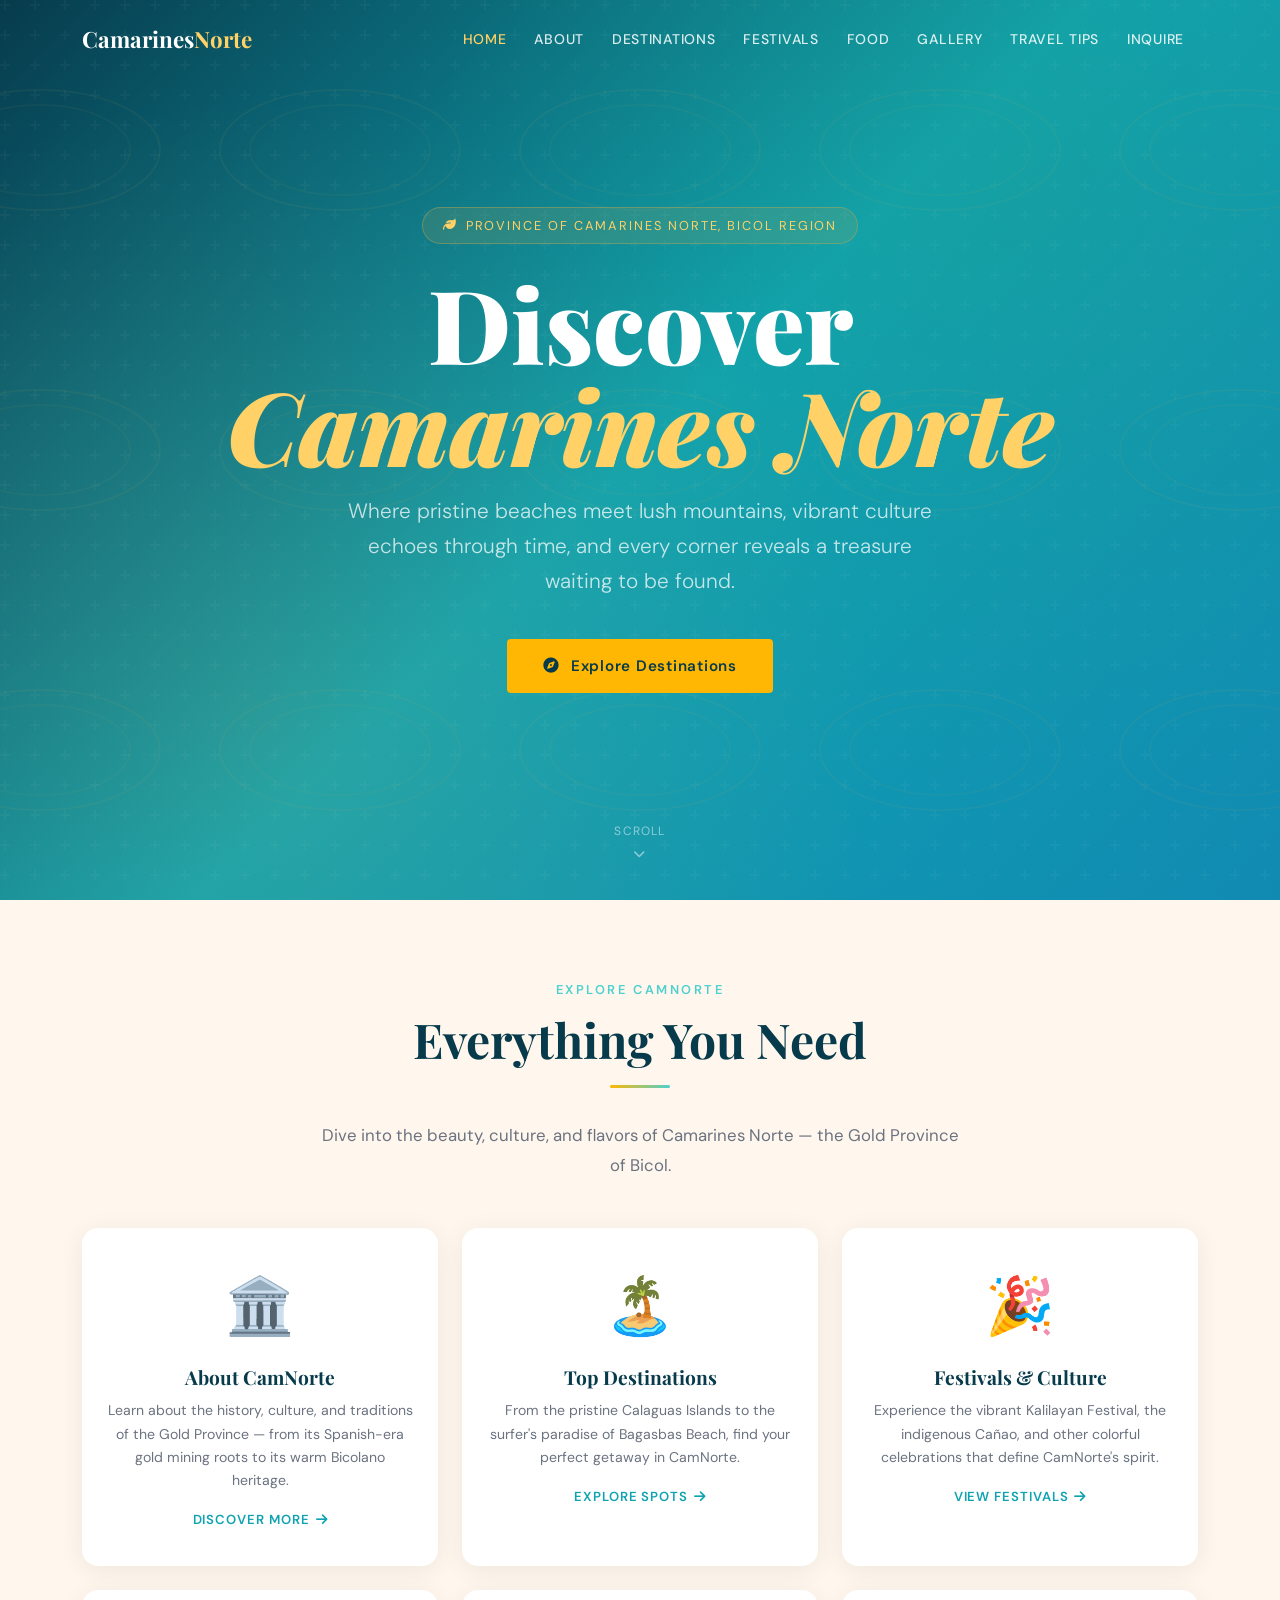
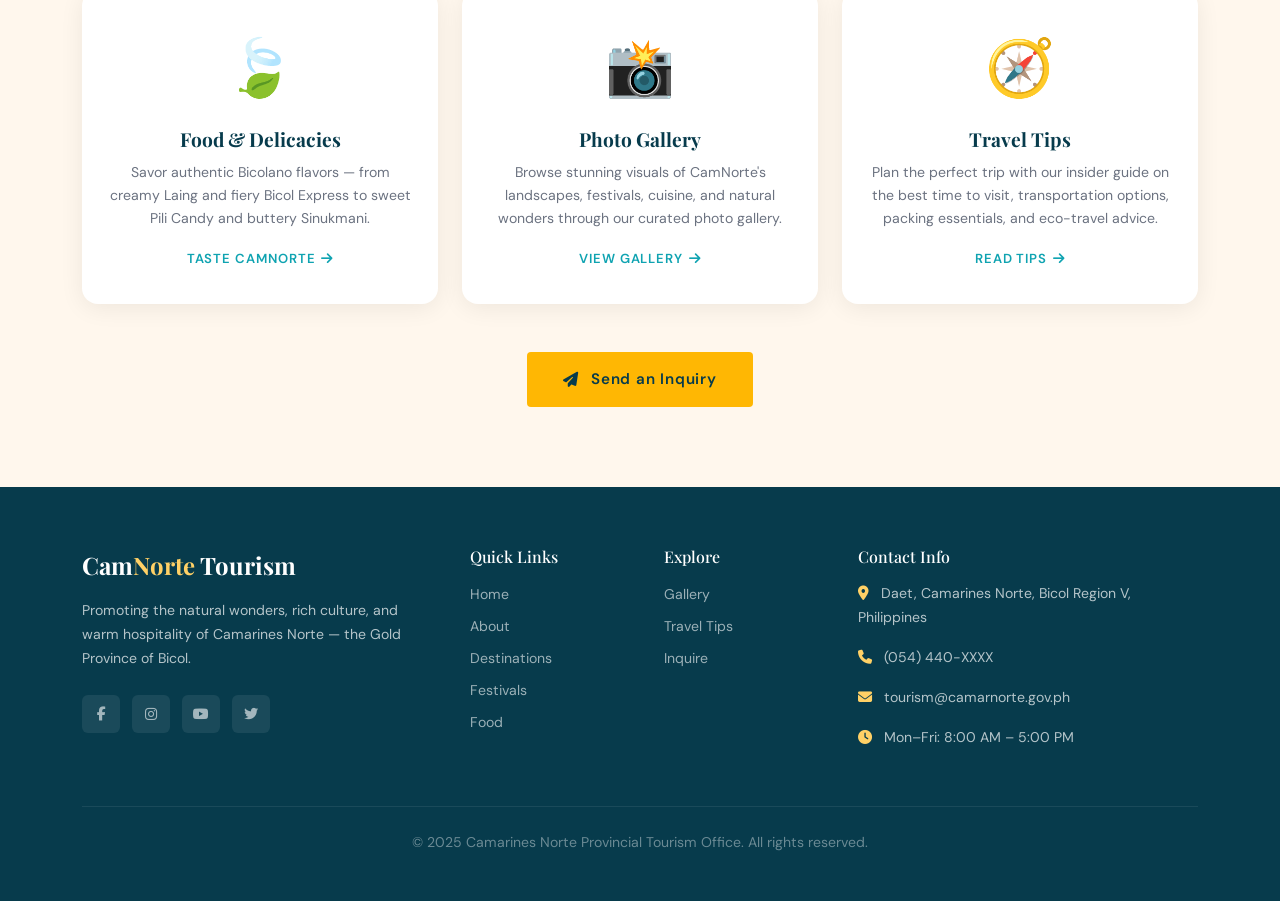
<file: index.html>
<!DOCTYPE html>
<html lang="en">
<head>
  <meta charset="UTF-8" />
  <meta name="viewport" content="width=device-width, initial-scale=1.0"/>
  <title>Camarines Norte Tourism – Where Nature Meets Wonder</title>
  <link rel="preconnect" href="https://fonts.googleapis.com">
  <link href="https://fonts.googleapis.com/css2?family=Playfair+Display:ital,wght@0,400;0,700;0,900;1,400&family=DM+Sans:wght@300;400;500;600&display=swap" rel="stylesheet">
  <link href="https://cdn.jsdelivr.net/npm/bootstrap@5.3.2/dist/css/bootstrap.min.css" rel="stylesheet">
  <link href="https://cdnjs.cloudflare.com/ajax/libs/font-awesome/6.5.0/css/all.min.css" rel="stylesheet">
  <link rel="stylesheet" href="style/styles.css">
</head>
<body>

<!-- NAVBAR -->
<nav id="navbar" class="navbar navbar-expand-lg">
  <div class="container">
    <a class="nav-brand navbar-brand" href="index.html">Camarines<span>Norte</span></a>
    <button class="navbar-toggler" type="button" data-bs-toggle="collapse" data-bs-target="#navMenu">
      <span class="navbar-toggler-icon"></span>
    </button>
    <div class="collapse navbar-collapse justify-content-end" id="navMenu">
      <ul class="navbar-nav">
        <li class="nav-item"><a class="nav-link" href="index.html">Home</a></li>
        <li class="nav-item"><a class="nav-link" href="about.html">About</a></li>
        <li class="nav-item"><a class="nav-link" href="destinations.html">Destinations</a></li>
        <li class="nav-item"><a class="nav-link" href="festivals.html">Festivals</a></li>
        <li class="nav-item"><a class="nav-link" href="food.html">Food</a></li>
        <li class="nav-item"><a class="nav-link" href="gallery.html">Gallery</a></li>
        <li class="nav-item"><a class="nav-link" href="tips.html">Travel Tips</a></li>
        <li class="nav-item"><a class="nav-link" href="inquiry.html">Inquire</a></li>
      </ul>
    </div>
  </div>
</nav>

<!-- HERO -->
<section id="home">
  <div class="hero-pattern"></div>
  <div class="hero-leaves"></div>
  <div class="hero-content">
    <div class="hero-badge"><i class="fas fa-leaf"></i> Province of Camarines Norte, Bicol Region</div>
    <h1 class="hero-title">Discover<br><em>Camarines Norte</em></h1>
    <p class="hero-subtitle">Where pristine beaches meet lush mountains, vibrant culture echoes through time, and every corner reveals a treasure waiting to be found.</p>
    <a href="destinations.html" class="hero-cta">
      <i class="fas fa-compass"></i> Explore Destinations
    </a>
  </div>
  <div class="hero-scroll">
    <span>Scroll</span>
    <i class="fas fa-chevron-down"></i>
  </div>
</section>

<!-- TEASER SECTIONS -->
<section class="teaser-section">
  <div class="container">
    <div class="text-center mb-5">
      <span class="section-eyebrow">Explore CamNorte</span>
      <h2 class="section-title">Everything You Need</h2>
      <div class="divider mx-auto"></div>
      <p class="section-lead mx-auto">Dive into the beauty, culture, and flavors of Camarines Norte — the Gold Province of Bicol.</p>
    </div>
    <div class="row g-4">
      <div class="col-md-6 col-lg-4">
        <a href="about.html" class="teaser-card">
          <div class="teaser-icon">🏛️</div>
          <h4>About CamNorte</h4>
          <p>Learn about the history, culture, and traditions of the Gold Province — from its Spanish-era gold mining roots to its warm Bicolano heritage.</p>
          <span class="teaser-link">Discover More <i class="fas fa-arrow-right"></i></span>
        </a>
      </div>
      <div class="col-md-6 col-lg-4">
        <a href="destinations.html" class="teaser-card">
          <div class="teaser-icon">🏝️</div>
          <h4>Top Destinations</h4>
          <p>From the pristine Calaguas Islands to the surfer's paradise of Bagasbas Beach, find your perfect getaway in CamNorte.</p>
          <span class="teaser-link">Explore Spots <i class="fas fa-arrow-right"></i></span>
        </a>
      </div>
      <div class="col-md-6 col-lg-4">
        <a href="festivals.html" class="teaser-card">
          <div class="teaser-icon">🎉</div>
          <h4>Festivals & Culture</h4>
          <p>Experience the vibrant Kalilayan Festival, the indigenous Cañao, and other colorful celebrations that define CamNorte's spirit.</p>
          <span class="teaser-link">View Festivals <i class="fas fa-arrow-right"></i></span>
        </a>
      </div>
      <div class="col-md-6 col-lg-4">
        <a href="food.html" class="teaser-card">
          <div class="teaser-icon">🍃</div>
          <h4>Food & Delicacies</h4>
          <p>Savor authentic Bicolano flavors — from creamy Laing and fiery Bicol Express to sweet Pili Candy and buttery Sinukmani.</p>
          <span class="teaser-link">Taste CamNorte <i class="fas fa-arrow-right"></i></span>
        </a>
      </div>
      <div class="col-md-6 col-lg-4">
        <a href="gallery.html" class="teaser-card">
          <div class="teaser-icon">📸</div>
          <h4>Photo Gallery</h4>
          <p>Browse stunning visuals of CamNorte's landscapes, festivals, cuisine, and natural wonders through our curated photo gallery.</p>
          <span class="teaser-link">View Gallery <i class="fas fa-arrow-right"></i></span>
        </a>
      </div>
      <div class="col-md-6 col-lg-4">
        <a href="tips.html" class="teaser-card">
          <div class="teaser-icon">🧭</div>
          <h4>Travel Tips</h4>
          <p>Plan the perfect trip with our insider guide on the best time to visit, transportation options, packing essentials, and eco-travel advice.</p>
          <span class="teaser-link">Read Tips <i class="fas fa-arrow-right"></i></span>
        </a>
      </div>
    </div>
    <div class="text-center mt-5">
      <a href="inquiry.html" class="hero-cta" style="animation:none;">
        <i class="fas fa-paper-plane"></i> Send an Inquiry
      </a>
    </div>
  </div>
</section>

<!-- FOOTER PLACEHOLDER -->
<div id="footerPlaceholder"></div>

<script src="https://cdn.jsdelivr.net/npm/bootstrap@5.3.2/dist/js/bootstrap.bundle.min.js"></script>
<script src="main.js"></script>
<script>
  initNavbar();
  highlightActiveNav();
  renderFooter('footerPlaceholder');
</script>
</body>
</html>
</file>
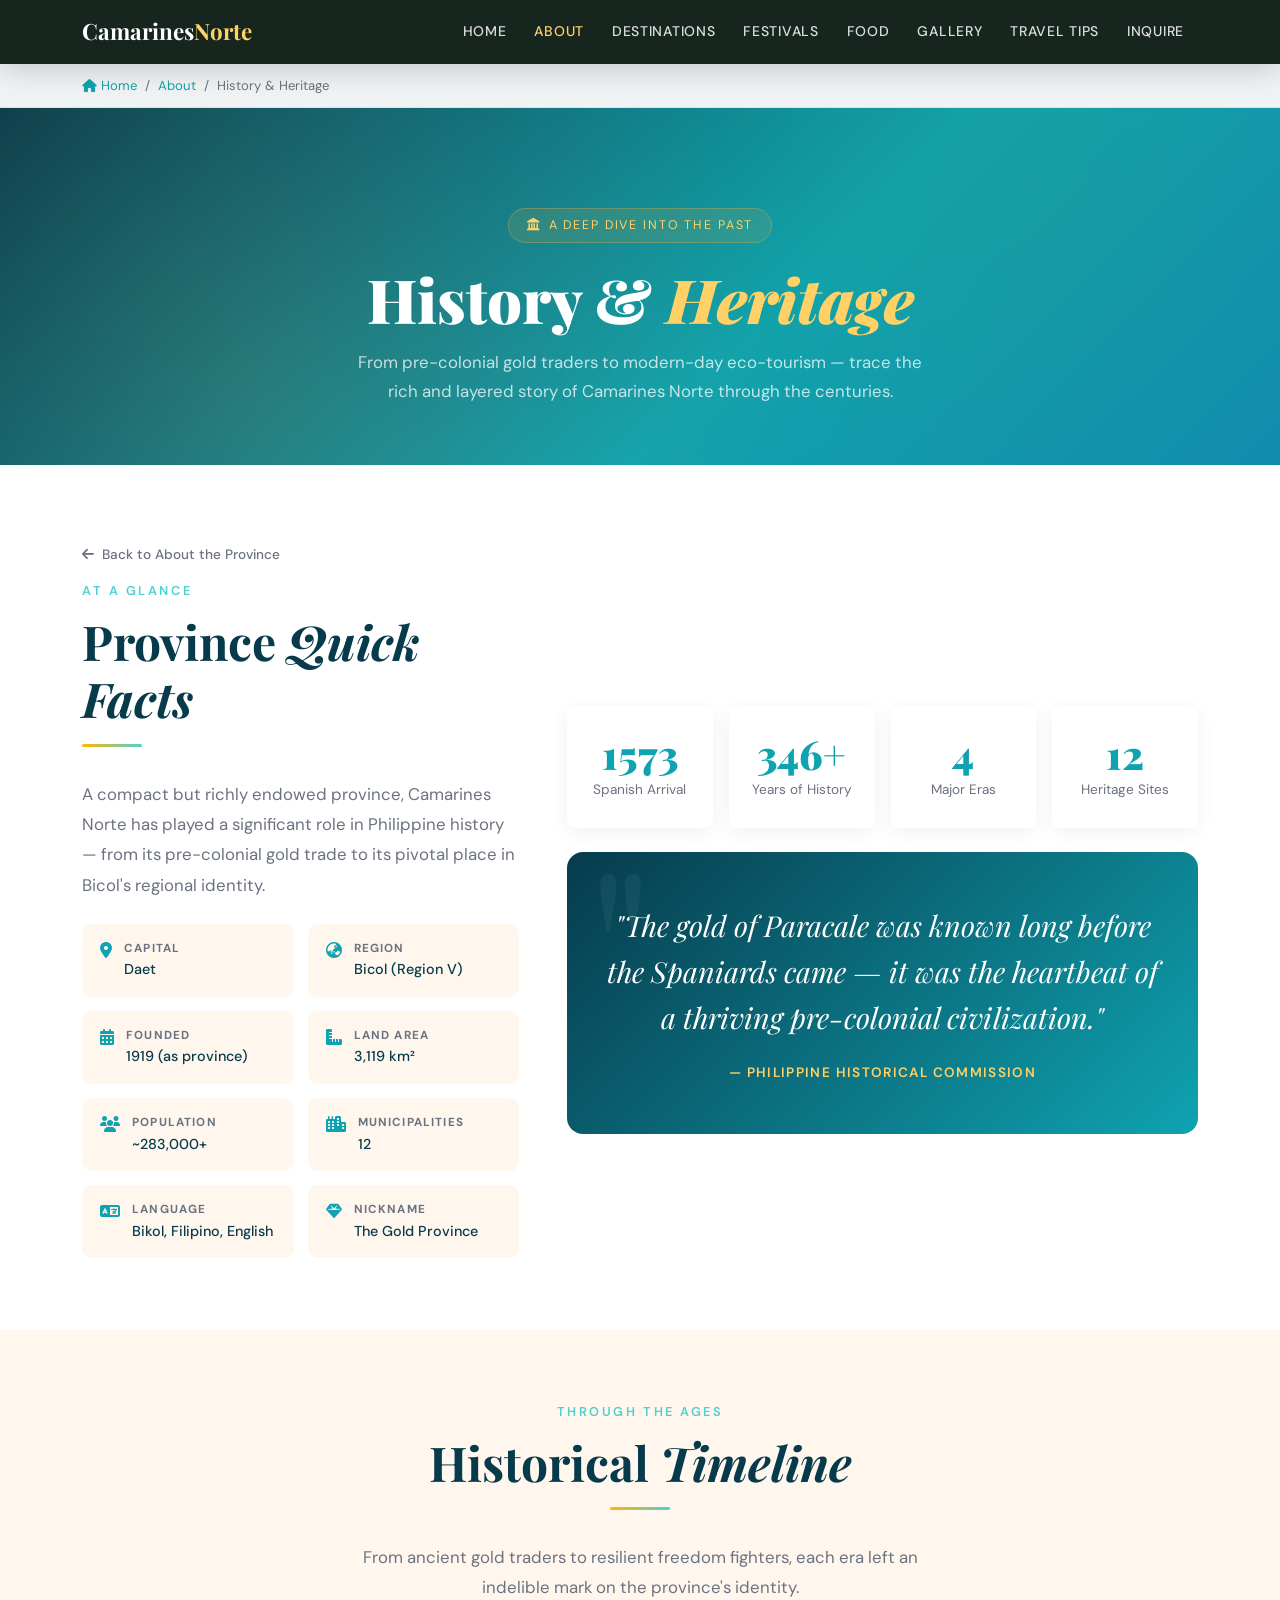
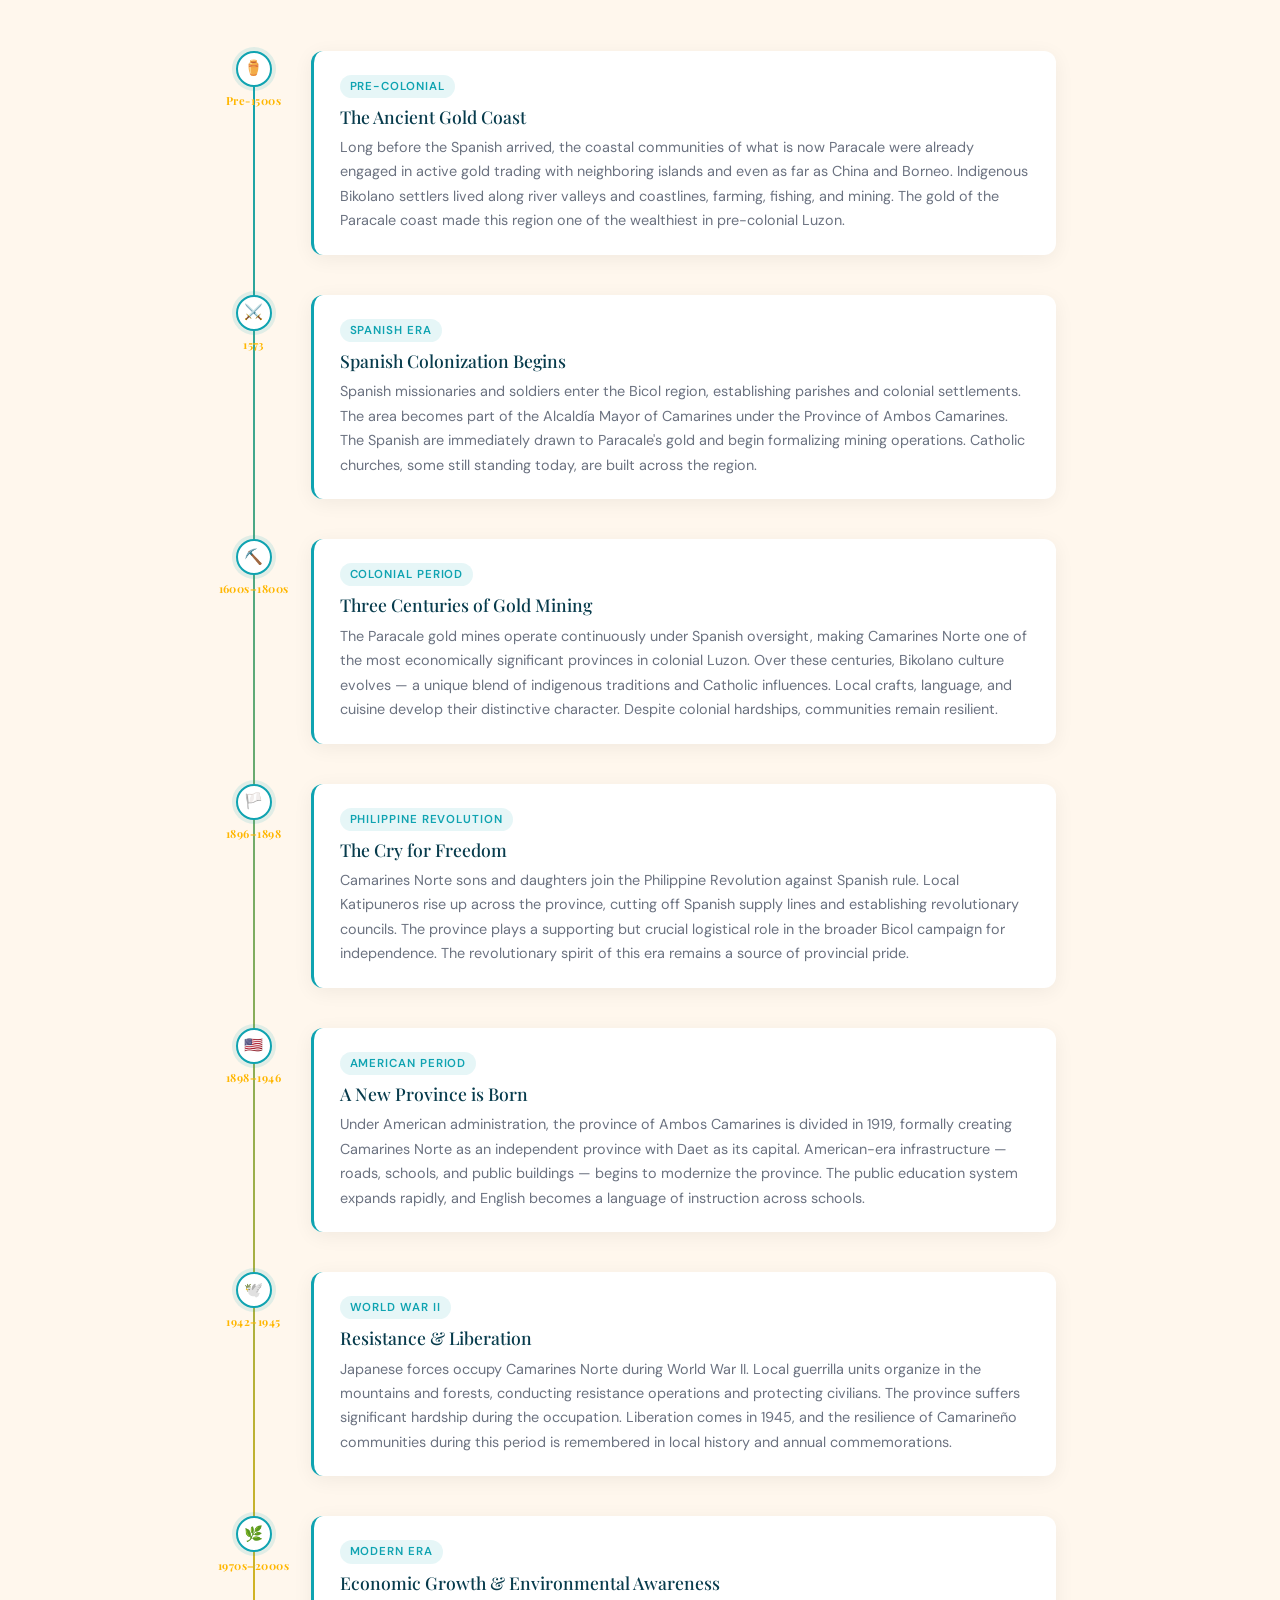
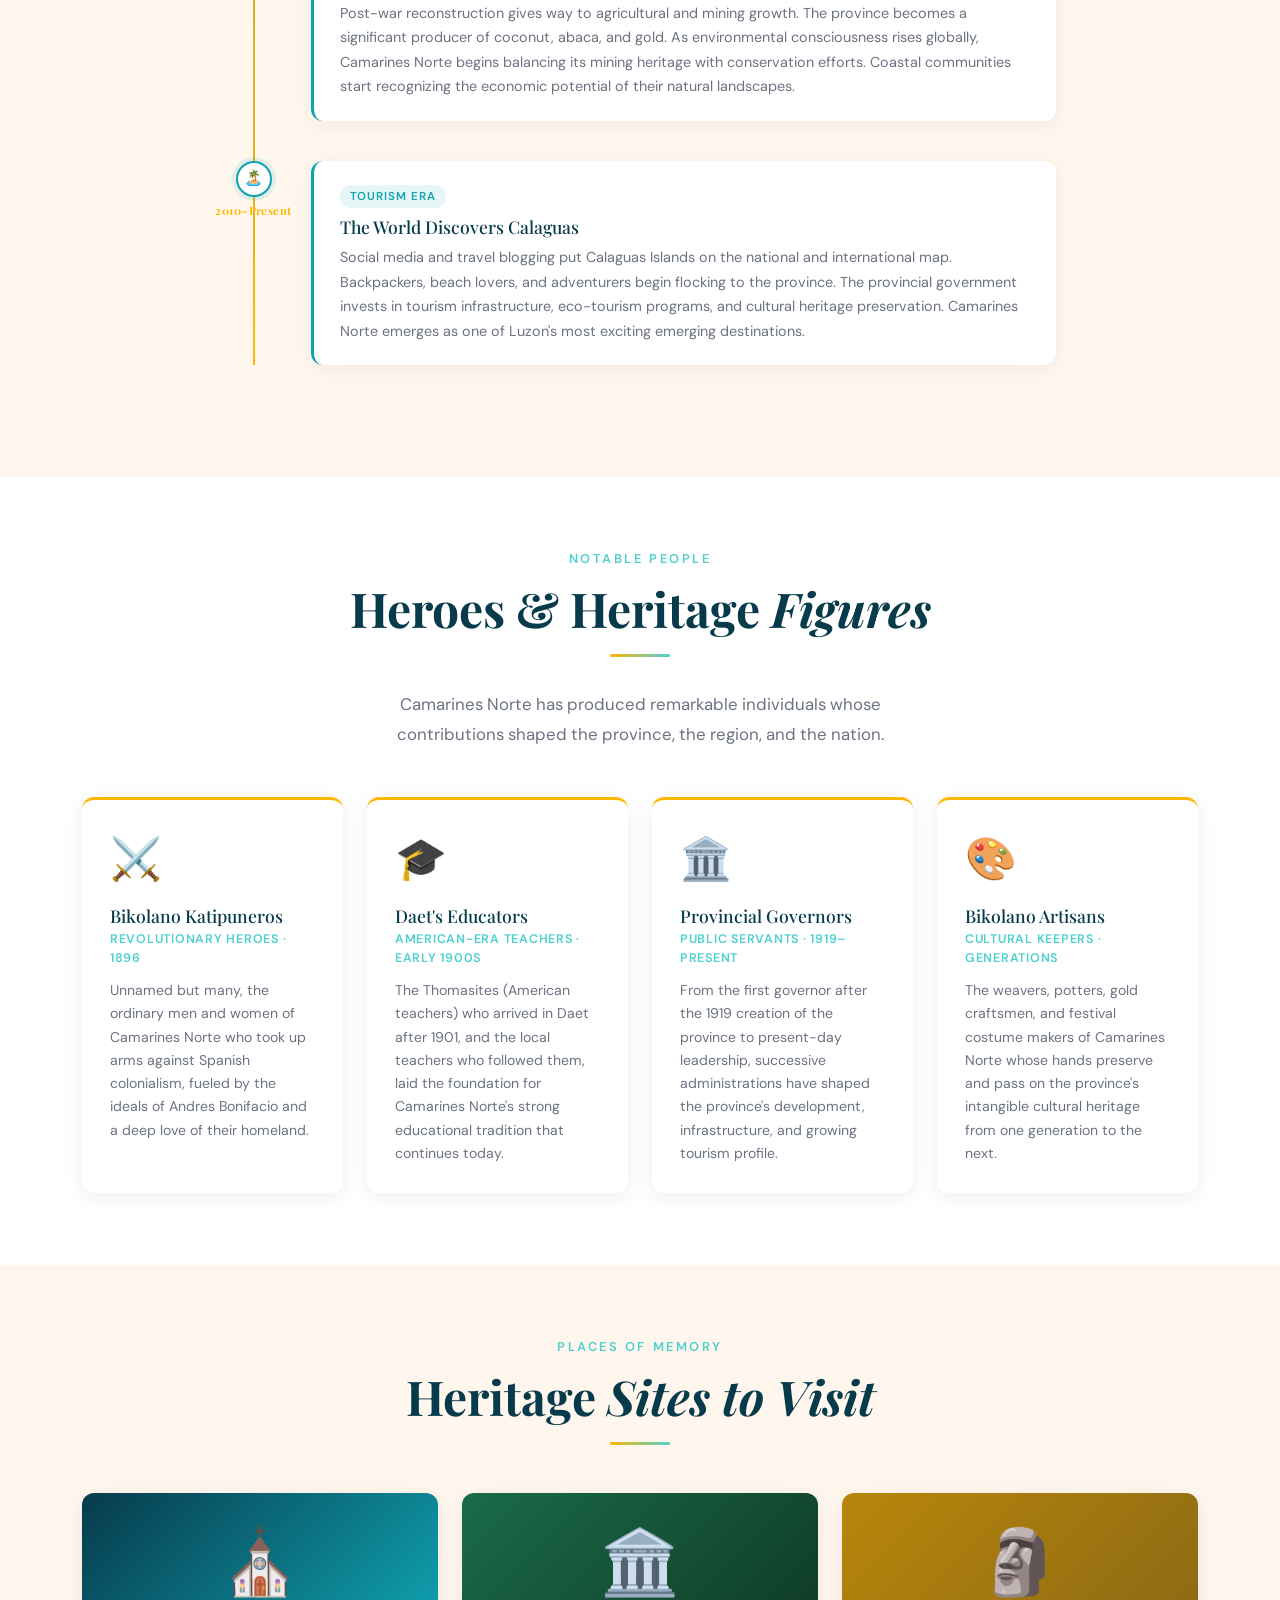
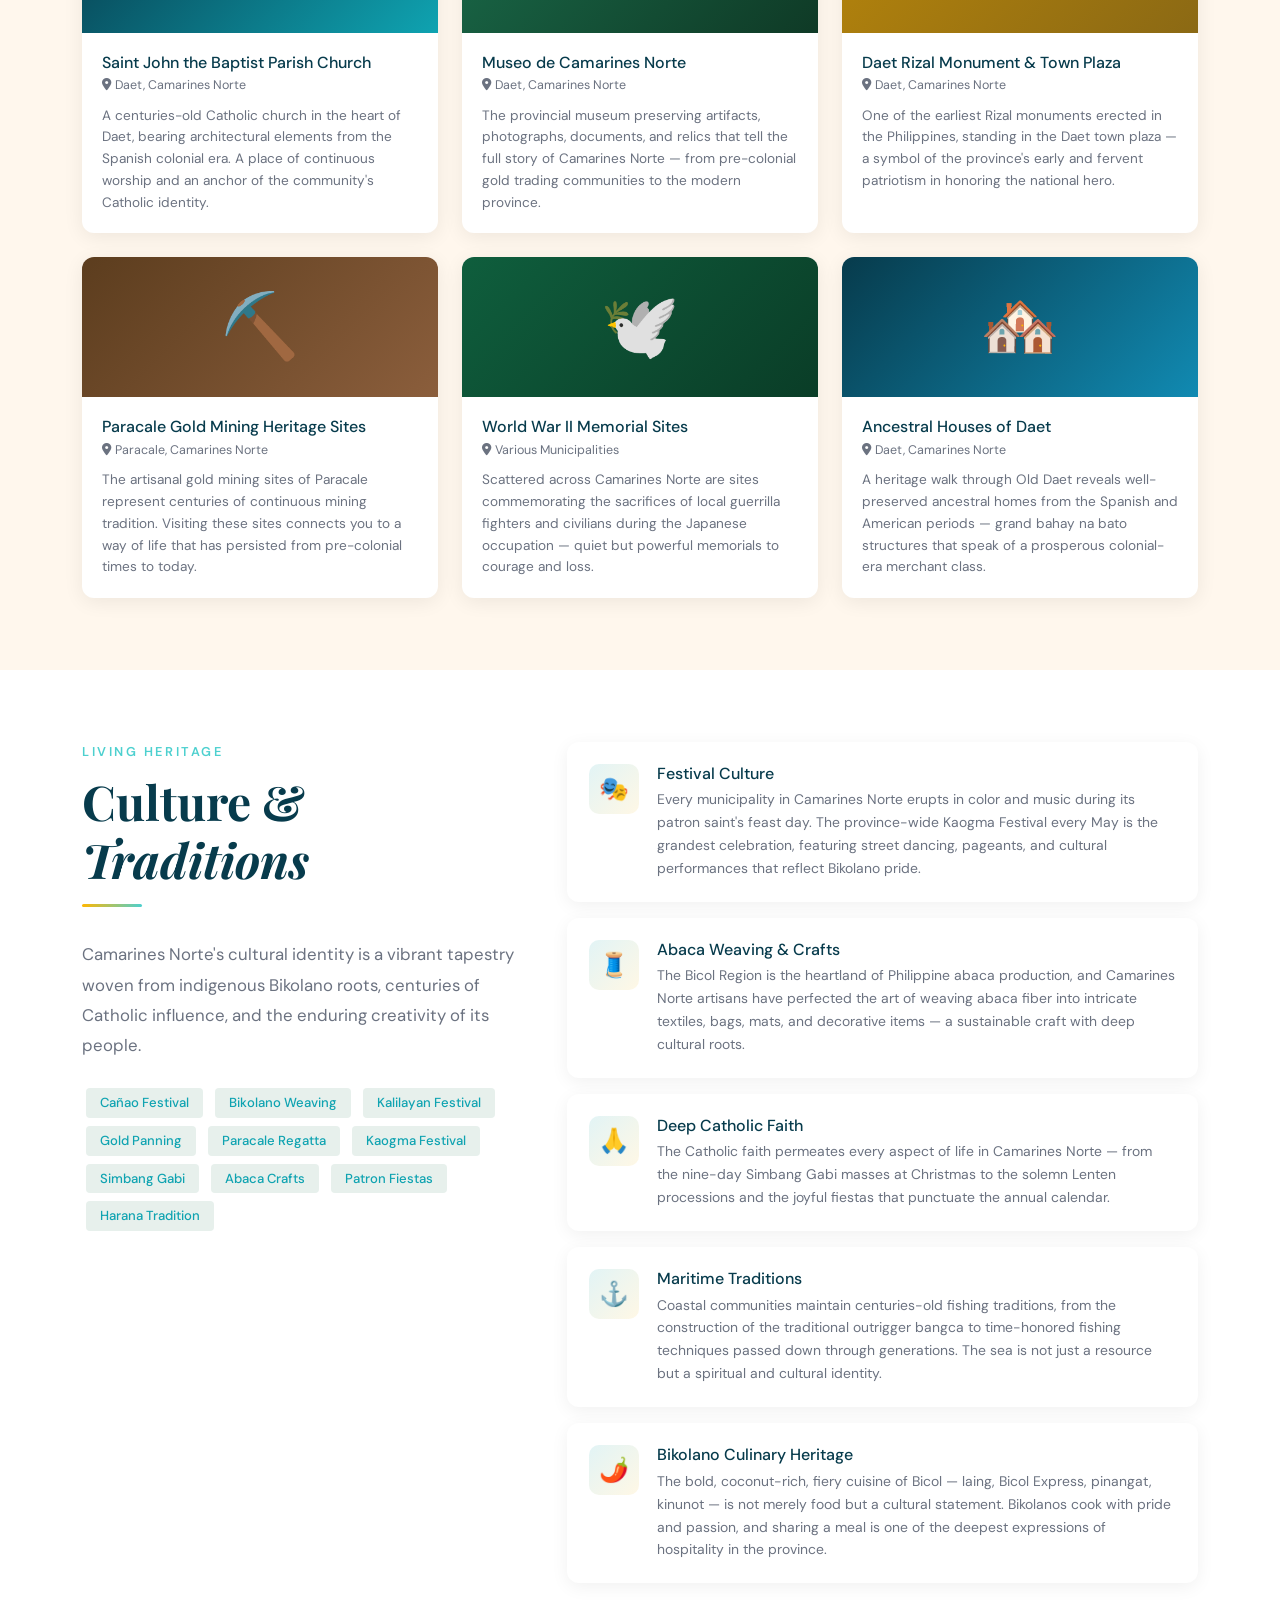
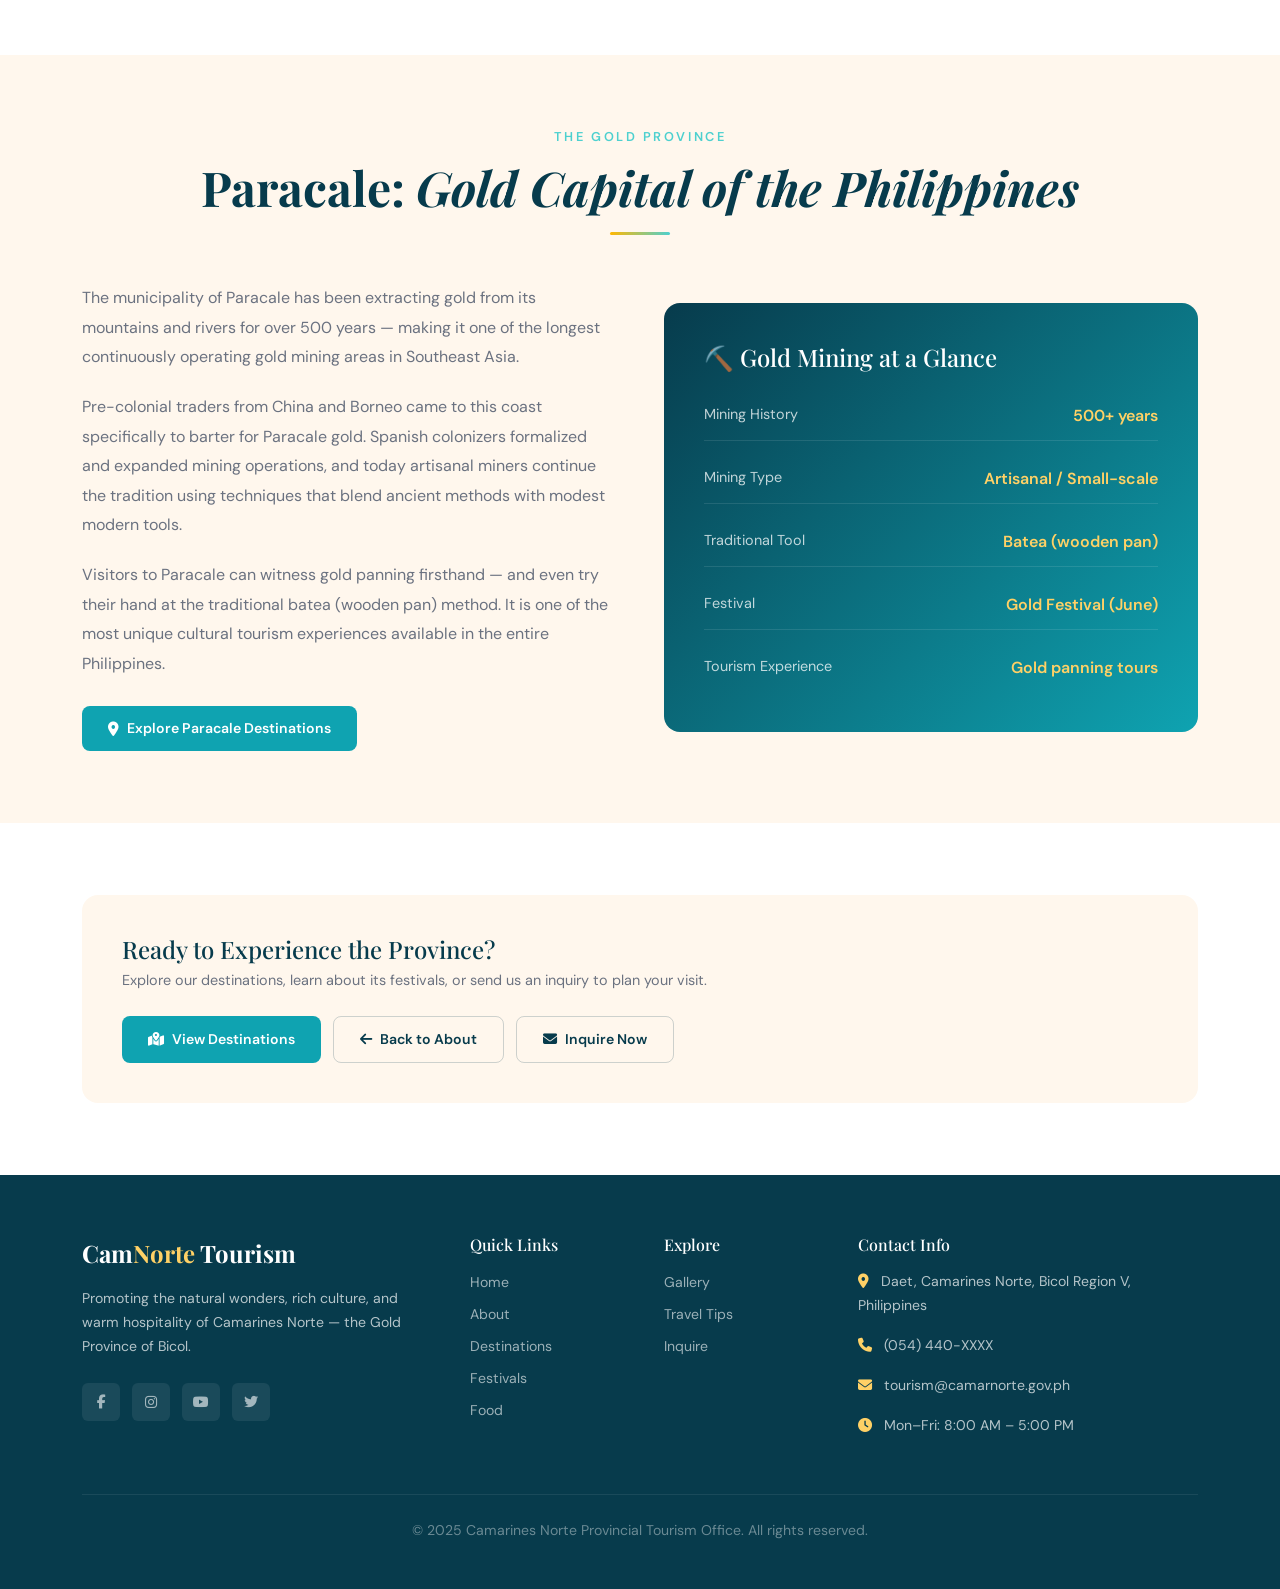
<file: about-history.html>
<!DOCTYPE html>
<html lang="en">
<head>
  <meta charset="UTF-8" />
  <meta name="viewport" content="width=device-width, initial-scale=1.0"/>
  <title>History & Heritage – Camarines Norte Tourism</title>
  <link rel="preconnect" href="https://fonts.googleapis.com">
  <link href="https://fonts.googleapis.com/css2?family=Playfair+Display:ital,wght@0,400;0,700;0,900;1,400&family=DM+Sans:wght@300;400;500;600&display=swap" rel="stylesheet">
  <link href="https://cdn.jsdelivr.net/npm/bootstrap@5.3.2/dist/css/bootstrap.min.css" rel="stylesheet">
  <link href="https://cdnjs.cloudflare.com/ajax/libs/font-awesome/6.5.0/css/all.min.css" rel="stylesheet">
  <link rel="stylesheet" href="style/styles.css">

  <style>
    /* ── Breadcrumb ── */
    .breadcrumb-bar {
      background: rgba(7,59,76,0.06);
      border-bottom: 1px solid rgba(7,59,76,0.08);
      padding: 12px 0;
    }
    .breadcrumb {
      margin: 0;
      font-size: 0.82rem;
    }
    .breadcrumb-item a {
      color: var(--emerald);
      text-decoration: none;
    }
    .breadcrumb-item a:hover { color: var(--emerald-light); }
    .breadcrumb-item.active { color: var(--muted); }
    .breadcrumb-item + .breadcrumb-item::before { color: var(--muted); }

    /* ── Back button ── */
    .back-btn {
      display: inline-flex;
      align-items: center;
      gap: 8px;
      color: var(--muted);
      font-size: 0.85rem;
      font-weight: 500;
      text-decoration: none;
      padding: 8px 0;
      border: none;
      background: none;
      transition: color 0.3s;
      margin-bottom: 0;
    }
    .back-btn:hover { color: var(--emerald); }

    /* ── Timeline ── */
    .timeline { position: relative; padding-left: 0; }
    .timeline::before {
      content: '';
      position: absolute;
      left: 28px;
      top: 0; bottom: 0;
      width: 2px;
      background: linear-gradient(to bottom, var(--emerald), var(--gold));
    }
    .timeline-item {
      display: flex;
      gap: 28px;
      margin-bottom: 40px;
      position: relative;
    }
    .timeline-dot {
      flex-shrink: 0;
      width: 58px;
      display: flex;
      flex-direction: column;
      align-items: center;
      gap: 6px;
      position: relative;
      z-index: 2;
    }
    .timeline-circle {
      width: 36px; height: 36px;
      border-radius: 50%;
      background: var(--white);
      border: 2.5px solid var(--emerald);
      display: flex; align-items: center; justify-content: center;
      font-size: 0.95rem;
      box-shadow: 0 0 0 4px rgba(15,163,177,0.12);
      flex-shrink: 0;
    }
    .timeline-year {
      font-family: 'Playfair Display', serif;
      font-size: 0.7rem;
      font-weight: 700;
      color: var(--gold);
      white-space: nowrap;
      text-align: center;
      letter-spacing: 0.04em;
    }
    .timeline-body {
      background: var(--white);
      border-radius: 12px;
      padding: 22px 26px;
      box-shadow: 0 4px 20px rgba(0,0,0,0.06);
      flex: 1;
      border-left: 3px solid var(--emerald);
      transition: transform 0.3s, box-shadow 0.3s;
    }
    .timeline-body:hover {
      transform: translateX(4px);
      box-shadow: 0 8px 32px rgba(0,0,0,0.11);
    }
    .timeline-body h5 {
      font-size: 1.1rem;
      color: var(--dark);
      margin-bottom: 8px;
    }
    .timeline-body p {
      font-size: 0.9rem;
      color: var(--muted);
      line-height: 1.7;
      margin: 0;
    }
    .timeline-body .timeline-tag {
      display: inline-block;
      background: rgba(15,163,177,0.1);
      color: var(--emerald);
      font-size: 0.72rem;
      font-weight: 600;
      letter-spacing: 0.08em;
      text-transform: uppercase;
      padding: 3px 10px;
      border-radius: 30px;
      margin-bottom: 8px;
    }

    /* ── Heritage Figures ── */
    .figure-card {
      background: var(--white);
      border-radius: 12px;
      padding: 28px;
      box-shadow: 0 4px 20px rgba(0,0,0,0.07);
      height: 100%;
      transition: transform 0.3s, box-shadow 0.3s;
      border-top: 3px solid var(--gold);
    }
    .figure-card:hover {
      transform: translateY(-5px);
      box-shadow: 0 14px 44px rgba(0,0,0,0.13);
    }
    .figure-icon {
      font-size: 2.6rem;
      margin-bottom: 14px;
    }
    .figure-card h5 {
      font-size: 1.1rem;
      color: var(--dark);
      margin-bottom: 4px;
    }
    .figure-subtitle {
      font-size: 0.78rem;
      color: var(--emerald-light);
      font-weight: 600;
      letter-spacing: 0.06em;
      text-transform: uppercase;
      margin-bottom: 12px;
    }
    .figure-card p {
      font-size: 0.88rem;
      color: var(--muted);
      line-height: 1.65;
      margin: 0;
    }

    /* ── Fact Grid ── */
    .fact-grid {
      display: grid;
      grid-template-columns: repeat(2, 1fr);
      gap: 14px;
    }
    @media (max-width: 576px) { .fact-grid { grid-template-columns: 1fr; } }
    .fact-item {
      background: var(--cream);
      border-radius: 10px;
      padding: 16px 18px;
      display: flex;
      gap: 12px;
      align-items: flex-start;
    }
    .fact-item i {
      color: var(--emerald);
      margin-top: 2px;
      font-size: 1rem;
      flex-shrink: 0;
    }
    .fact-item-label {
      font-size: 0.73rem;
      font-weight: 700;
      text-transform: uppercase;
      letter-spacing: 0.1em;
      color: var(--muted);
      margin-bottom: 2px;
    }
    .fact-item-value {
      font-size: 0.9rem;
      color: var(--dark);
      font-weight: 500;
    }

    /* ── Heritage Sites ── */
    .site-card {
      border-radius: 12px;
      overflow: hidden;
      background: var(--white);
      box-shadow: 0 4px 20px rgba(0,0,0,0.07);
      height: 100%;
      transition: transform 0.3s, box-shadow 0.3s;
    }
    .site-card:hover {
      transform: translateY(-5px);
      box-shadow: 0 14px 44px rgba(0,0,0,0.13);
    }
    .site-card-banner {
      height: 140px;
      display: flex; align-items: center; justify-content: center;
      font-size: 4rem;
    }
    .site-card-body { padding: 20px; }
    .site-card-body h6 { font-size: 1rem; color: var(--dark); margin-bottom: 4px; }
    .site-card-loc {
      font-size: 0.78rem;
      color: var(--muted);
      display: flex; align-items: center; gap: 4px;
      margin-bottom: 10px;
    }
    .site-card-body p { font-size: 0.85rem; color: var(--muted); line-height: 1.6; margin: 0; }

    /* ── Culture Blocks ── */
    .culture-block {
      display: flex;
      gap: 18px;
      align-items: flex-start;
      padding: 22px;
      background: var(--white);
      border-radius: 12px;
      box-shadow: 0 4px 18px rgba(0,0,0,0.06);
      transition: transform 0.3s;
    }
    .culture-block:hover { transform: translateY(-3px); }
    .culture-block-icon {
      width: 50px; height: 50px; min-width: 50px;
      background: linear-gradient(135deg, rgba(15,163,177,0.12), rgba(255,183,3,0.1));
      border-radius: 10px;
      display: flex; align-items: center; justify-content: center;
      font-size: 1.5rem;
    }
    .culture-block h6 {
      font-size: 1rem;
      color: var(--dark);
      margin-bottom: 5px;
    }
    .culture-block p {
      font-size: 0.87rem;
      color: var(--muted);
      margin: 0;
      line-height: 1.65;
    }

    /* ── Quote Banner ── */
    .quote-banner {
      background: linear-gradient(135deg, #073b4c 0%, #0fa3b1 100%);
      border-radius: 16px;
      padding: 50px 40px;
      text-align: center;
      position: relative;
      overflow: hidden;
    }
    .quote-banner::before {
      content: '"';
      position: absolute;
      top: -20px; left: 20px;
      font-family: 'Playfair Display', serif;
      font-size: 14rem;
      color: rgba(255,255,255,0.05);
      line-height: 1;
    }
    .quote-banner blockquote {
      font-family: 'Playfair Display', serif;
      font-size: clamp(1.2rem, 3vw, 1.8rem);
      color: var(--white);
      font-style: italic;
      line-height: 1.6;
      margin-bottom: 20px;
      position: relative;
      z-index: 1;
    }
    .quote-banner cite {
      font-size: 0.85rem;
      color: var(--gold-light);
      letter-spacing: 0.1em;
      text-transform: uppercase;
      font-style: normal;
      font-weight: 600;
    }

    /* ── CTA strip ── */
    .sub-cta {
      background: var(--cream);
      border-radius: 16px;
      padding: 40px;
      display: flex;
      align-items: center;
      justify-content: space-between;
      gap: 24px;
      flex-wrap: wrap;
    }
    .sub-cta h4 {
      font-size: 1.5rem;
      color: var(--dark);
      margin-bottom: 6px;
    }
    .sub-cta p {
      font-size: 0.9rem;
      color: var(--muted);
      margin: 0;
    }
    .sub-cta-links {
      display: flex;
      gap: 12px;
      flex-wrap: wrap;
      flex-shrink: 0;
    }
    .btn-primary-cam {
      display: inline-flex; align-items: center; gap: 8px;
      background: var(--emerald);
      color: var(--white);
      padding: 12px 26px;
      border-radius: 8px;
      font-size: 0.88rem;
      font-weight: 600;
      text-decoration: none;
      transition: all 0.3s;
    }
    .btn-primary-cam:hover {
      background: var(--emerald-light);
      color: var(--white);
      transform: translateY(-2px);
    }
    .btn-outline-cam {
      display: inline-flex; align-items: center; gap: 8px;
      background: transparent;
      color: var(--dark);
      padding: 12px 26px;
      border-radius: 8px;
      border: 1.5px solid rgba(7,59,76,0.2);
      font-size: 0.88rem;
      font-weight: 600;
      text-decoration: none;
      transition: all 0.3s;
    }
    .btn-outline-cam:hover {
      border-color: var(--emerald);
      color: var(--emerald);
      background: rgba(15,163,177,0.05);
    }

    /* ── Spacing helpers ── */
    .sub-section { padding: 72px 0; }
    .sub-section.cream { background: var(--cream); }
    .sub-section.dark-bg {
      background: linear-gradient(135deg, #073b4c 0%, #118ab2 100%);
    }

    @media (max-width: 768px) {
      .timeline::before { left: 17px; }
      .timeline-body { padding: 16px 18px; }
      .quote-banner { padding: 36px 24px; }
      .sub-cta { flex-direction: column; text-align: center; }
      .sub-cta-links { width: 100%; justify-content: center; }
    }
  </style>
</head>
<body>

<!-- NAVBAR -->
<nav id="navbar" class="navbar navbar-expand-lg inner-page">
  <div class="container">
    <a class="nav-brand navbar-brand" href="index.html">Camarines<span>Norte</span></a>
    <button class="navbar-toggler" type="button" data-bs-toggle="collapse" data-bs-target="#navMenu">
      <span class="navbar-toggler-icon"></span>
    </button>
    <div class="collapse navbar-collapse justify-content-end" id="navMenu">
      <ul class="navbar-nav">
        <li class="nav-item"><a class="nav-link" href="index.html">Home</a></li>
        <li class="nav-item"><a class="nav-link" href="about.html">About</a></li>
        <li class="nav-item"><a class="nav-link" href="destinations.html">Destinations</a></li>
        <li class="nav-item"><a class="nav-link" href="festivals.html">Festivals</a></li>
        <li class="nav-item"><a class="nav-link" href="food.html">Food</a></li>
        <li class="nav-item"><a class="nav-link" href="gallery.html">Gallery</a></li>
        <li class="nav-item"><a class="nav-link" href="tips.html">Travel Tips</a></li>
        <li class="nav-item"><a class="nav-link" href="inquiry.html">Inquire</a></li>
      </ul>
    </div>
  </div>
</nav>

<!-- BREADCRUMB -->
<div class="breadcrumb-bar">
  <div class="container">
    <nav aria-label="breadcrumb">
      <ol class="breadcrumb">
        <li class="breadcrumb-item"><a href="index.html"><i class="fas fa-home"></i> Home</a></li>
        <li class="breadcrumb-item"><a href="about.html">About</a></li>
        <li class="breadcrumb-item active" aria-current="page">History &amp; Heritage</li>
      </ol>
    </nav>
  </div>
</div>

<!-- PAGE HEADER -->
<div class="page-header">
  <div class="container page-header-content">
    <div class="page-badge"><i class="fas fa-landmark"></i> A Deep Dive into the Past</div>
    <h1>History &amp; <em>Heritage</em></h1>
    <p>From pre-colonial gold traders to modern-day eco-tourism — trace the rich and layered story of Camarines Norte through the centuries.</p>
  </div>
</div>

<!-- ── QUICK FACTS ── -->
<section class="sub-section">
  <div class="container">
    <div class="mb-2">
      <a href="about.html" class="back-btn">
        <i class="fas fa-arrow-left"></i> Back to About the Province
      </a>
    </div>

    <div class="row g-5 align-items-center">
      <div class="col-lg-5">
        <span class="section-eyebrow">At a Glance</span>
        <h2 class="section-title">Province <em>Quick Facts</em></h2>
        <div class="divider"></div>
        <p class="section-lead mb-4">
          A compact but richly endowed province, Camarines Norte has played a significant role in Philippine history — from its pre-colonial gold trade to its pivotal place in Bicol's regional identity.
        </p>
        <div class="fact-grid">
          <div class="fact-item">
            <i class="fas fa-map-marker-alt"></i>
            <div>
              <div class="fact-item-label">Capital</div>
              <div class="fact-item-value">Daet</div>
            </div>
          </div>
          <div class="fact-item">
            <i class="fas fa-globe-asia"></i>
            <div>
              <div class="fact-item-label">Region</div>
              <div class="fact-item-value">Bicol (Region V)</div>
            </div>
          </div>
          <div class="fact-item">
            <i class="fas fa-calendar-alt"></i>
            <div>
              <div class="fact-item-label">Founded</div>
              <div class="fact-item-value">1919 (as province)</div>
            </div>
          </div>
          <div class="fact-item">
            <i class="fas fa-ruler-combined"></i>
            <div>
              <div class="fact-item-label">Land Area</div>
              <div class="fact-item-value">3,119 km²</div>
            </div>
          </div>
          <div class="fact-item">
            <i class="fas fa-users"></i>
            <div>
              <div class="fact-item-label">Population</div>
              <div class="fact-item-value">~283,000+</div>
            </div>
          </div>
          <div class="fact-item">
            <i class="fas fa-city"></i>
            <div>
              <div class="fact-item-label">Municipalities</div>
              <div class="fact-item-value">12</div>
            </div>
          </div>
          <div class="fact-item">
            <i class="fas fa-language"></i>
            <div>
              <div class="fact-item-label">Language</div>
              <div class="fact-item-value">Bikol, Filipino, English</div>
            </div>
          </div>
          <div class="fact-item">
            <i class="fas fa-gem"></i>
            <div>
              <div class="fact-item-label">Nickname</div>
              <div class="fact-item-value">The Gold Province</div>
            </div>
          </div>
        </div>
      </div>

      <div class="col-lg-7">
        <!-- Stat row -->
        <div class="row g-3 mb-4">
          <div class="col-6 col-md-3">
            <div class="about-stat">
              <div class="about-stat-num">1573</div>
              <div class="about-stat-label">Spanish Arrival</div>
            </div>
          </div>
          <div class="col-6 col-md-3">
            <div class="about-stat">
              <div class="about-stat-num">346+</div>
              <div class="about-stat-label">Years of History</div>
            </div>
          </div>
          <div class="col-6 col-md-3">
            <div class="about-stat">
              <div class="about-stat-num">4</div>
              <div class="about-stat-label">Major Eras</div>
            </div>
          </div>
          <div class="col-6 col-md-3">
            <div class="about-stat">
              <div class="about-stat-num">12</div>
              <div class="about-stat-label">Heritage Sites</div>
            </div>
          </div>
        </div>

        <!-- Quote banner -->
        <div class="quote-banner">
          <blockquote>
            "The gold of Paracale was known long before the Spaniards came — it was the heartbeat of a thriving pre-colonial civilization."
          </blockquote>
          <cite>— Philippine Historical Commission</cite>
        </div>
      </div>
    </div>
  </div>
</section>

<!-- ── HISTORICAL TIMELINE ── -->
<section class="sub-section cream">
  <div class="container">
    <div class="text-center mb-5">
      <span class="section-eyebrow">Through the Ages</span>
      <h2 class="section-title">Historical <em>Timeline</em></h2>
      <div class="divider mx-auto"></div>
      <p class="section-lead mx-auto text-center" style="max-width:580px;">
        From ancient gold traders to resilient freedom fighters, each era left an indelible mark on the province's identity.
      </p>
    </div>

    <div class="row justify-content-center">
      <div class="col-lg-9">
        <div class="timeline">

          <div class="timeline-item">
            <div class="timeline-dot">
              <div class="timeline-circle">⚱️</div>
              <div class="timeline-year">Pre-1500s</div>
            </div>
            <div class="timeline-body">
              <span class="timeline-tag">Pre-Colonial</span>
              <h5>The Ancient Gold Coast</h5>
              <p>Long before the Spanish arrived, the coastal communities of what is now Paracale were already engaged in active gold trading with neighboring islands and even as far as China and Borneo. Indigenous Bikolano settlers lived along river valleys and coastlines, farming, fishing, and mining. The gold of the Paracale coast made this region one of the wealthiest in pre-colonial Luzon.</p>
            </div>
          </div>

          <div class="timeline-item">
            <div class="timeline-dot">
              <div class="timeline-circle">⚔️</div>
              <div class="timeline-year">1573</div>
            </div>
            <div class="timeline-body">
              <span class="timeline-tag">Spanish Era</span>
              <h5>Spanish Colonization Begins</h5>
              <p>Spanish missionaries and soldiers enter the Bicol region, establishing parishes and colonial settlements. The area becomes part of the Alcaldía Mayor of Camarines under the Province of Ambos Camarines. The Spanish are immediately drawn to Paracale's gold and begin formalizing mining operations. Catholic churches, some still standing today, are built across the region.</p>
            </div>
          </div>

          <div class="timeline-item">
            <div class="timeline-dot">
              <div class="timeline-circle">⛏️</div>
              <div class="timeline-year">1600s–1800s</div>
            </div>
            <div class="timeline-body">
              <span class="timeline-tag">Colonial Period</span>
              <h5>Three Centuries of Gold Mining</h5>
              <p>The Paracale gold mines operate continuously under Spanish oversight, making Camarines Norte one of the most economically significant provinces in colonial Luzon. Over these centuries, Bikolano culture evolves — a unique blend of indigenous traditions and Catholic influences. Local crafts, language, and cuisine develop their distinctive character. Despite colonial hardships, communities remain resilient.</p>
            </div>
          </div>

          <div class="timeline-item">
            <div class="timeline-dot">
              <div class="timeline-circle">🏳️</div>
              <div class="timeline-year">1896–1898</div>
            </div>
            <div class="timeline-body">
              <span class="timeline-tag">Philippine Revolution</span>
              <h5>The Cry for Freedom</h5>
              <p>Camarines Norte sons and daughters join the Philippine Revolution against Spanish rule. Local Katipuneros rise up across the province, cutting off Spanish supply lines and establishing revolutionary councils. The province plays a supporting but crucial logistical role in the broader Bicol campaign for independence. The revolutionary spirit of this era remains a source of provincial pride.</p>
            </div>
          </div>

          <div class="timeline-item">
            <div class="timeline-dot">
              <div class="timeline-circle">🇺🇸</div>
              <div class="timeline-year">1898–1946</div>
            </div>
            <div class="timeline-body">
              <span class="timeline-tag">American Period</span>
              <h5>A New Province is Born</h5>
              <p>Under American administration, the province of Ambos Camarines is divided in 1919, formally creating Camarines Norte as an independent province with Daet as its capital. American-era infrastructure — roads, schools, and public buildings — begins to modernize the province. The public education system expands rapidly, and English becomes a language of instruction across schools.</p>
            </div>
          </div>

          <div class="timeline-item">
            <div class="timeline-dot">
              <div class="timeline-circle">🕊️</div>
              <div class="timeline-year">1942–1945</div>
            </div>
            <div class="timeline-body">
              <span class="timeline-tag">World War II</span>
              <h5>Resistance & Liberation</h5>
              <p>Japanese forces occupy Camarines Norte during World War II. Local guerrilla units organize in the mountains and forests, conducting resistance operations and protecting civilians. The province suffers significant hardship during the occupation. Liberation comes in 1945, and the resilience of Camarineño communities during this period is remembered in local history and annual commemorations.</p>
            </div>
          </div>

          <div class="timeline-item">
            <div class="timeline-dot">
              <div class="timeline-circle">🌿</div>
              <div class="timeline-year">1970s–2000s</div>
            </div>
            <div class="timeline-body">
              <span class="timeline-tag">Modern Era</span>
              <h5>Economic Growth & Environmental Awareness</h5>
              <p>Post-war reconstruction gives way to agricultural and mining growth. The province becomes a significant producer of coconut, abaca, and gold. As environmental consciousness rises globally, Camarines Norte begins balancing its mining heritage with conservation efforts. Coastal communities start recognizing the economic potential of their natural landscapes.</p>
            </div>
          </div>

          <div class="timeline-item">
            <div class="timeline-dot">
              <div class="timeline-circle">🏝️</div>
              <div class="timeline-year">2010–Present</div>
            </div>
            <div class="timeline-body">
              <span class="timeline-tag">Tourism Era</span>
              <h5>The World Discovers Calaguas</h5>
              <p>Social media and travel blogging put Calaguas Islands on the national and international map. Backpackers, beach lovers, and adventurers begin flocking to the province. The provincial government invests in tourism infrastructure, eco-tourism programs, and cultural heritage preservation. Camarines Norte emerges as one of Luzon's most exciting emerging destinations.</p>
            </div>
          </div>

        </div>
      </div>
    </div>
  </div>
</section>

<!-- ── HERITAGE FIGURES ── -->
<section class="sub-section">
  <div class="container">
    <div class="text-center mb-5">
      <span class="section-eyebrow">Notable People</span>
      <h2 class="section-title">Heroes &amp; Heritage <em>Figures</em></h2>
      <div class="divider mx-auto"></div>
      <p class="section-lead mx-auto text-center" style="max-width:560px;">
        Camarines Norte has produced remarkable individuals whose contributions shaped the province, the region, and the nation.
      </p>
    </div>
    <div class="row g-4">
      <div class="col-sm-6 col-lg-3">
        <div class="figure-card">
          <div class="figure-icon">⚔️</div>
          <h5>Bikolano Katipuneros</h5>
          <div class="figure-subtitle">Revolutionary Heroes · 1896</div>
          <p>Unnamed but many, the ordinary men and women of Camarines Norte who took up arms against Spanish colonialism, fueled by the ideals of Andres Bonifacio and a deep love of their homeland.</p>
        </div>
      </div>
      <div class="col-sm-6 col-lg-3">
        <div class="figure-card">
          <div class="figure-icon">🎓</div>
          <h5>Daet's Educators</h5>
          <div class="figure-subtitle">American-Era Teachers · Early 1900s</div>
          <p>The Thomasites (American teachers) who arrived in Daet after 1901, and the local teachers who followed them, laid the foundation for Camarines Norte's strong educational tradition that continues today.</p>
        </div>
      </div>
      <div class="col-sm-6 col-lg-3">
        <div class="figure-card">
          <div class="figure-icon">🏛️</div>
          <h5>Provincial Governors</h5>
          <div class="figure-subtitle">Public Servants · 1919–Present</div>
          <p>From the first governor after the 1919 creation of the province to present-day leadership, successive administrations have shaped the province's development, infrastructure, and growing tourism profile.</p>
        </div>
      </div>
      <div class="col-sm-6 col-lg-3">
        <div class="figure-card">
          <div class="figure-icon">🎨</div>
          <h5>Bikolano Artisans</h5>
          <div class="figure-subtitle">Cultural Keepers · Generations</div>
          <p>The weavers, potters, gold craftsmen, and festival costume makers of Camarines Norte whose hands preserve and pass on the province's intangible cultural heritage from one generation to the next.</p>
        </div>
      </div>
    </div>
  </div>
</section>

<!-- ── HERITAGE SITES ── -->
<section class="sub-section cream">
  <div class="container">
    <div class="text-center mb-5">
      <span class="section-eyebrow">Places of Memory</span>
      <h2 class="section-title">Heritage <em>Sites to Visit</em></h2>
      <div class="divider mx-auto"></div>
    </div>
    <div class="row g-4">
      <div class="col-sm-6 col-lg-4">
        <div class="site-card">
          <div class="site-card-banner" style="background:linear-gradient(135deg,#073b4c,#0fa3b1);">⛪</div>
          <div class="site-card-body">
            <h6>Saint John the Baptist Parish Church</h6>
            <div class="site-card-loc"><i class="fas fa-map-marker-alt"></i> Daet, Camarines Norte</div>
            <p>A centuries-old Catholic church in the heart of Daet, bearing architectural elements from the Spanish colonial era. A place of continuous worship and an anchor of the community's Catholic identity.</p>
          </div>
        </div>
      </div>
      <div class="col-sm-6 col-lg-4">
        <div class="site-card">
          <div class="site-card-banner" style="background:linear-gradient(135deg,#1a6b4a,#0f3a26);">🏛️</div>
          <div class="site-card-body">
            <h6>Museo de Camarines Norte</h6>
            <div class="site-card-loc"><i class="fas fa-map-marker-alt"></i> Daet, Camarines Norte</div>
            <p>The provincial museum preserving artifacts, photographs, documents, and relics that tell the full story of Camarines Norte — from pre-colonial gold trading communities to the modern province.</p>
          </div>
        </div>
      </div>
      <div class="col-sm-6 col-lg-4">
        <div class="site-card">
          <div class="site-card-banner" style="background:linear-gradient(135deg,#b8860b,#8b6914);">🗿</div>
          <div class="site-card-body">
            <h6>Daet Rizal Monument & Town Plaza</h6>
            <div class="site-card-loc"><i class="fas fa-map-marker-alt"></i> Daet, Camarines Norte</div>
            <p>One of the earliest Rizal monuments erected in the Philippines, standing in the Daet town plaza — a symbol of the province's early and fervent patriotism in honoring the national hero.</p>
          </div>
        </div>
      </div>
      <div class="col-sm-6 col-lg-4">
        <div class="site-card">
          <div class="site-card-banner" style="background:linear-gradient(135deg,#5c3d1e,#8b5e3c);">⛏️</div>
          <div class="site-card-body">
            <h6>Paracale Gold Mining Heritage Sites</h6>
            <div class="site-card-loc"><i class="fas fa-map-marker-alt"></i> Paracale, Camarines Norte</div>
            <p>The artisanal gold mining sites of Paracale represent centuries of continuous mining tradition. Visiting these sites connects you to a way of life that has persisted from pre-colonial times to today.</p>
          </div>
        </div>
      </div>
      <div class="col-sm-6 col-lg-4">
        <div class="site-card">
          <div class="site-card-banner" style="background:linear-gradient(135deg,#0f5e3d,#0a3d27);">🕊️</div>
          <div class="site-card-body">
            <h6>World War II Memorial Sites</h6>
            <div class="site-card-loc"><i class="fas fa-map-marker-alt"></i> Various Municipalities</div>
            <p>Scattered across Camarines Norte are sites commemorating the sacrifices of local guerrilla fighters and civilians during the Japanese occupation — quiet but powerful memorials to courage and loss.</p>
          </div>
        </div>
      </div>
      <div class="col-sm-6 col-lg-4">
        <div class="site-card">
          <div class="site-card-banner" style="background:linear-gradient(135deg,#073b4c,#118ab2);">🏘️</div>
          <div class="site-card-body">
            <h6>Ancestral Houses of Daet</h6>
            <div class="site-card-loc"><i class="fas fa-map-marker-alt"></i> Daet, Camarines Norte</div>
            <p>A heritage walk through Old Daet reveals well-preserved ancestral homes from the Spanish and American periods — grand bahay na bato structures that speak of a prosperous colonial-era merchant class.</p>
          </div>
        </div>
      </div>
    </div>
  </div>
</section>

<!-- ── CULTURE & TRADITIONS ── -->
<section class="sub-section">
  <div class="container">
    <div class="row g-5 align-items-start">
      <div class="col-lg-5">
        <span class="section-eyebrow">Living Heritage</span>
        <h2 class="section-title">Culture &amp; <em>Traditions</em></h2>
        <div class="divider"></div>
        <p class="section-lead">
          Camarines Norte's cultural identity is a vibrant tapestry woven from indigenous Bikolano roots, centuries of Catholic influence, and the enduring creativity of its people.
        </p>
        <div class="mt-4">
          <span class="traditions-tag">Cañao Festival</span>
          <span class="traditions-tag">Bikolano Weaving</span>
          <span class="traditions-tag">Kalilayan Festival</span>
          <span class="traditions-tag">Gold Panning</span>
          <span class="traditions-tag">Paracale Regatta</span>
          <span class="traditions-tag">Kaogma Festival</span>
          <span class="traditions-tag">Simbang Gabi</span>
          <span class="traditions-tag">Abaca Crafts</span>
          <span class="traditions-tag">Patron Fiestas</span>
          <span class="traditions-tag">Harana Tradition</span>
        </div>
      </div>
      <div class="col-lg-7">
        <div class="d-flex flex-column gap-3">
          <div class="culture-block">
            <div class="culture-block-icon">🎭</div>
            <div>
              <h6>Festival Culture</h6>
              <p>Every municipality in Camarines Norte erupts in color and music during its patron saint's feast day. The province-wide Kaogma Festival every May is the grandest celebration, featuring street dancing, pageants, and cultural performances that reflect Bikolano pride.</p>
            </div>
          </div>
          <div class="culture-block">
            <div class="culture-block-icon">🧵</div>
            <div>
              <h6>Abaca Weaving & Crafts</h6>
              <p>The Bicol Region is the heartland of Philippine abaca production, and Camarines Norte artisans have perfected the art of weaving abaca fiber into intricate textiles, bags, mats, and decorative items — a sustainable craft with deep cultural roots.</p>
            </div>
          </div>
          <div class="culture-block">
            <div class="culture-block-icon">🙏</div>
            <div>
              <h6>Deep Catholic Faith</h6>
              <p>The Catholic faith permeates every aspect of life in Camarines Norte — from the nine-day Simbang Gabi masses at Christmas to the solemn Lenten processions and the joyful fiestas that punctuate the annual calendar.</p>
            </div>
          </div>
          <div class="culture-block">
            <div class="culture-block-icon">⚓</div>
            <div>
              <h6>Maritime Traditions</h6>
              <p>Coastal communities maintain centuries-old fishing traditions, from the construction of the traditional outrigger bangca to time-honored fishing techniques passed down through generations. The sea is not just a resource but a spiritual and cultural identity.</p>
            </div>
          </div>
          <div class="culture-block">
            <div class="culture-block-icon">🌶️</div>
            <div>
              <h6>Bikolano Culinary Heritage</h6>
              <p>The bold, coconut-rich, fiery cuisine of Bicol — laing, Bicol Express, pinangat, kinunot — is not merely food but a cultural statement. Bikolanos cook with pride and passion, and sharing a meal is one of the deepest expressions of hospitality in the province.</p>
            </div>
          </div>
        </div>
      </div>
    </div>
  </div>
</section>

<!-- ── GOLD PROVINCE SPOTLIGHT ── -->
<section class="sub-section cream">
  <div class="container">
    <div class="text-center mb-5">
      <span class="section-eyebrow">The Gold Province</span>
      <h2 class="section-title">Paracale: <em>Gold Capital of the Philippines</em></h2>
      <div class="divider mx-auto"></div>
    </div>
    <div class="row g-5 align-items-center">
      <div class="col-lg-6">
        <p style="color:var(--muted);font-size:1rem;line-height:1.85;margin-bottom:20px;">
          The municipality of Paracale has been extracting gold from its mountains and rivers for over 500 years — making it one of the longest continuously operating gold mining areas in Southeast Asia.
        </p>
        <p style="color:var(--muted);font-size:1rem;line-height:1.85;margin-bottom:20px;">
          Pre-colonial traders from China and Borneo came to this coast specifically to barter for Paracale gold. Spanish colonizers formalized and expanded mining operations, and today artisanal miners continue the tradition using techniques that blend ancient methods with modest modern tools.
        </p>
        <p style="color:var(--muted);font-size:1rem;line-height:1.85;margin-bottom:28px;">
          Visitors to Paracale can witness gold panning firsthand — and even try their hand at the traditional batea (wooden pan) method. It is one of the most unique cultural tourism experiences available in the entire Philippines.
        </p>
        <a href="destinations.html" class="btn-primary-cam">
          <i class="fas fa-map-marker-alt"></i> Explore Paracale Destinations
        </a>
      </div>
      <div class="col-lg-6">
        <div style="background:linear-gradient(135deg,#073b4c,#0fa3b1);border-radius:16px;padding:40px;color:white;">
          <h4 style="font-family:'Playfair Display',serif;font-size:1.5rem;margin-bottom:20px;">⛏️ Gold Mining at a Glance</h4>
          <div style="display:flex;flex-direction:column;gap:14px;">
            <div style="display:flex;justify-content:space-between;padding:12px 0;border-bottom:1px solid rgba(255,255,255,0.1);">
              <span style="font-size:.9rem;color:rgba(255,255,255,0.75);">Mining History</span>
              <span style="font-weight:600;color:var(--gold-light);">500+ years</span>
            </div>
            <div style="display:flex;justify-content:space-between;padding:12px 0;border-bottom:1px solid rgba(255,255,255,0.1);">
              <span style="font-size:.9rem;color:rgba(255,255,255,0.75);">Mining Type</span>
              <span style="font-weight:600;color:var(--gold-light);">Artisanal / Small-scale</span>
            </div>
            <div style="display:flex;justify-content:space-between;padding:12px 0;border-bottom:1px solid rgba(255,255,255,0.1);">
              <span style="font-size:.9rem;color:rgba(255,255,255,0.75);">Traditional Tool</span>
              <span style="font-weight:600;color:var(--gold-light);">Batea (wooden pan)</span>
            </div>
            <div style="display:flex;justify-content:space-between;padding:12px 0;border-bottom:1px solid rgba(255,255,255,0.1);">
              <span style="font-size:.9rem;color:rgba(255,255,255,0.75);">Festival</span>
              <span style="font-weight:600;color:var(--gold-light);">Gold Festival (June)</span>
            </div>
            <div style="display:flex;justify-content:space-between;padding:12px 0;">
              <span style="font-size:.9rem;color:rgba(255,255,255,0.75);">Tourism Experience</span>
              <span style="font-weight:600;color:var(--gold-light);">Gold panning tours</span>
            </div>
          </div>
        </div>
      </div>
    </div>
  </div>
</section>

<!-- ── EXPLORE MORE CTA ── -->
<section class="sub-section">
  <div class="container">
    <div class="sub-cta">
      <div>
        <h4>Ready to Experience the Province?</h4>
        <p>Explore our destinations, learn about its festivals, or send us an inquiry to plan your visit.</p>
      </div>
      <div class="sub-cta-links">
        <a href="destinations.html" class="btn-primary-cam">
          <i class="fas fa-map-marked-alt"></i> View Destinations
        </a>
        <a href="about.html" class="btn-outline-cam">
          <i class="fas fa-arrow-left"></i> Back to About
        </a>
        <a href="inquiry.html" class="btn-outline-cam">
          <i class="fas fa-envelope"></i> Inquire Now
        </a>
      </div>
    </div>
  </div>
</section>

<!-- FOOTER PLACEHOLDER -->
<div id="footerPlaceholder"></div>

<script src="https://cdn.jsdelivr.net/npm/bootstrap@5.3.2/dist/js/bootstrap.bundle.min.js"></script>
<script src="main.js"></script>
<script>
  // Highlight "About" as active nav link for this subpage
  document.addEventListener('DOMContentLoaded', function () {
    document.querySelectorAll('.navbar-nav .nav-link').forEach(link => {
      if (link.getAttribute('href') === 'about.html') {
        link.classList.add('active-link');
      }
    });
    if (typeof renderFooter === 'function') renderFooter('footerPlaceholder');
  });
</script>

</body>
</html>
</file>
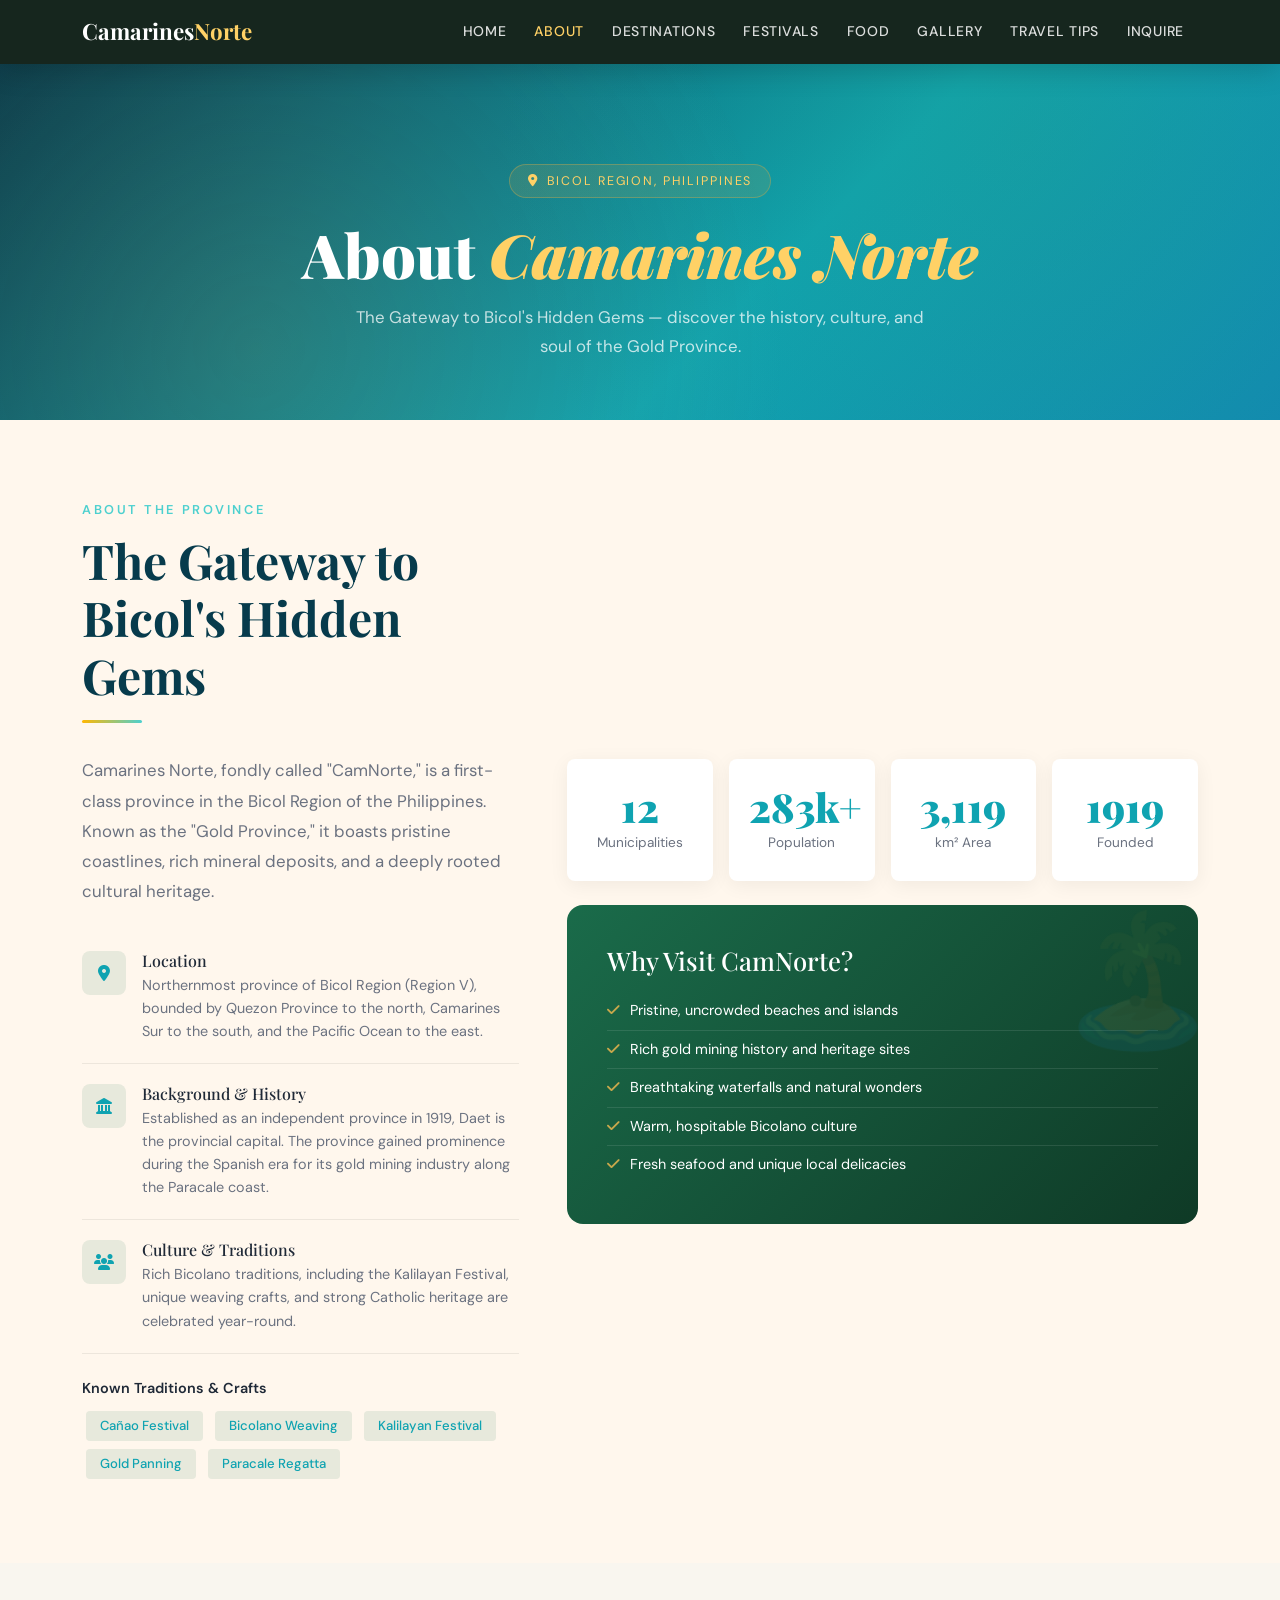
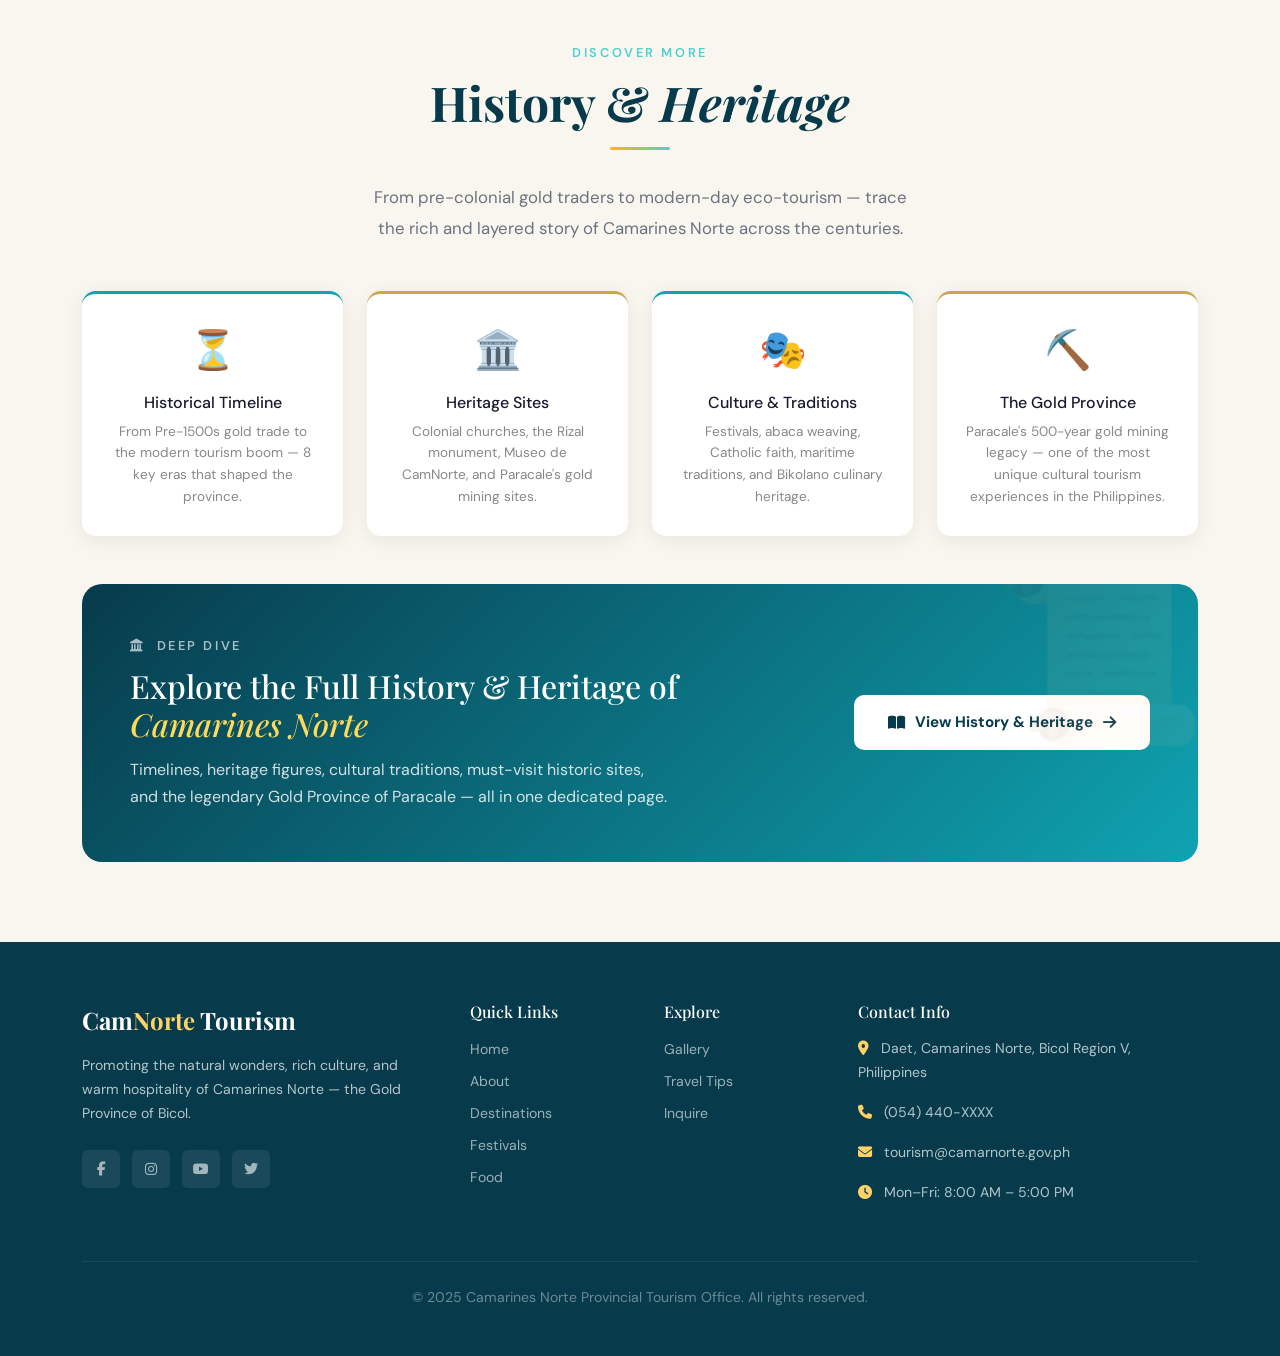
<file: about.html>
<!DOCTYPE html>
<html lang="en">
<head>
  <meta charset="UTF-8" />
  <meta name="viewport" content="width=device-width, initial-scale=1.0"/>
  <title>About – Camarines Norte Tourism</title>
  <link rel="preconnect" href="https://fonts.googleapis.com">
  <link href="https://fonts.googleapis.com/css2?family=Playfair+Display:ital,wght@0,400;0,700;0,900;1,400&family=DM+Sans:wght@300;400;500;600&display=swap" rel="stylesheet">
  <link href="https://cdn.jsdelivr.net/npm/bootstrap@5.3.2/dist/css/bootstrap.min.css" rel="stylesheet">
  <link href="https://cdnjs.cloudflare.com/ajax/libs/font-awesome/6.5.0/css/all.min.css" rel="stylesheet">
  <link rel="stylesheet" href="style/styles.css">
</head>
<body>

<!-- NAVBAR -->
<nav id="navbar" class="navbar navbar-expand-lg inner-page">
  <div class="container">
    <a class="nav-brand navbar-brand" href="index.html">Camarines<span>Norte</span></a>
    <button class="navbar-toggler" type="button" data-bs-toggle="collapse" data-bs-target="#navMenu">
      <span class="navbar-toggler-icon"></span>
    </button>
    <div class="collapse navbar-collapse justify-content-end" id="navMenu">
      <ul class="navbar-nav">
        <li class="nav-item"><a class="nav-link" href="index.html">Home</a></li>
        <li class="nav-item"><a class="nav-link" href="about.html">About</a></li>
        <li class="nav-item"><a class="nav-link" href="destinations.html">Destinations</a></li>
        <li class="nav-item"><a class="nav-link" href="festivals.html">Festivals</a></li>
        <li class="nav-item"><a class="nav-link" href="food.html">Food</a></li>
        <li class="nav-item"><a class="nav-link" href="gallery.html">Gallery</a></li>
        <li class="nav-item"><a class="nav-link" href="tips.html">Travel Tips</a></li>
        <li class="nav-item"><a class="nav-link" href="inquiry.html">Inquire</a></li>
      </ul>
    </div>
  </div>
</nav>

<!-- PAGE HEADER -->
<div class="page-header">
  <div class="container page-header-content">
    <div class="page-badge"><i class="fas fa-map-marker-alt"></i> Bicol Region, Philippines</div>
    <h1>About <em>Camarines Norte</em></h1>
    <p>The Gateway to Bicol's Hidden Gems — discover the history, culture, and soul of the Gold Province.</p>
  </div>
</div>

<!-- ABOUT SECTION -->
<section class="about-section">
  <div class="container">
    <div class="row align-items-center g-5">
      <div class="col-lg-5">
        <span class="section-eyebrow">About the Province</span>
        <h2 class="section-title">The Gateway to Bicol's Hidden Gems</h2>
        <div class="divider"></div>
        <p class="section-lead mb-4">Camarines Norte, fondly called "CamNorte," is a first-class province in the Bicol Region of the Philippines. Known as the "Gold Province," it boasts pristine coastlines, rich mineral deposits, and a deeply rooted cultural heritage.</p>
        <div class="about-info-item">
          <div class="about-icon"><i class="fas fa-map-marker-alt"></i></div>
          <div>
            <h6>Location</h6>
            <p>Northernmost province of Bicol Region (Region V), bounded by Quezon Province to the north, Camarines Sur to the south, and the Pacific Ocean to the east.</p>
          </div>
        </div>
        <div class="about-info-item">
          <div class="about-icon"><i class="fas fa-landmark"></i></div>
          <div>
            <h6>Background & History</h6>
            <p>Established as an independent province in 1919, Daet is the provincial capital. The province gained prominence during the Spanish era for its gold mining industry along the Paracale coast.</p>
          </div>
        </div>
        <div class="about-info-item">
          <div class="about-icon"><i class="fas fa-users"></i></div>
          <div>
            <h6>Culture & Traditions</h6>
            <p>Rich Bicolano traditions, including the Kalilayan Festival, unique weaving crafts, and strong Catholic heritage are celebrated year-round.</p>
          </div>
        </div>
        <div class="mt-4">
          <p class="fw-600 mb-2" style="font-weight:600;font-size:.9rem;">Known Traditions & Crafts</p>
          <span class="traditions-tag">Cañao Festival</span>
          <span class="traditions-tag">Bicolano Weaving</span>
          <span class="traditions-tag">Kalilayan Festival</span>
          <span class="traditions-tag">Gold Panning</span>
          <span class="traditions-tag">Paracale Regatta</span>
        </div>
      </div>
      <div class="col-lg-7">
        <div class="row g-3 mb-4">
          <div class="col-6 col-md-3"><div class="about-stat"><div class="about-stat-num">12</div><div class="about-stat-label">Municipalities</div></div></div>
          <div class="col-6 col-md-3"><div class="about-stat"><div class="about-stat-num">283k+</div><div class="about-stat-label">Population</div></div></div>
          <div class="col-6 col-md-3"><div class="about-stat"><div class="about-stat-num">3,119</div><div class="about-stat-label">km² Area</div></div></div>
          <div class="col-6 col-md-3"><div class="about-stat"><div class="about-stat-num">1919</div><div class="about-stat-label">Founded</div></div></div>
        </div>
        <div style="background:linear-gradient(135deg,#1a6b4a,#0f3a26);border-radius:16px;padding:40px;color:white;position:relative;overflow:hidden;">
          <div style="position:absolute;top:-20px;right:-20px;font-size:8rem;opacity:0.08;">🏝️</div>
          <h4 style="font-family:'Playfair Display',serif;margin-bottom:16px;font-size:1.6rem;">Why Visit CamNorte?</h4>
          <ul style="list-style:none;padding:0;margin:0;">
            <li style="padding:8px 0;border-bottom:1px solid rgba(255,255,255,0.1);font-size:.9rem;display:flex;gap:10px;align-items:flex-start;"><i class="fas fa-check" style="color:#c9a84c;margin-top:3px;"></i> Pristine, uncrowded beaches and islands</li>
            <li style="padding:8px 0;border-bottom:1px solid rgba(255,255,255,0.1);font-size:.9rem;display:flex;gap:10px;align-items:flex-start;"><i class="fas fa-check" style="color:#c9a84c;margin-top:3px;"></i> Rich gold mining history and heritage sites</li>
            <li style="padding:8px 0;border-bottom:1px solid rgba(255,255,255,0.1);font-size:.9rem;display:flex;gap:10px;align-items:flex-start;"><i class="fas fa-check" style="color:#c9a84c;margin-top:3px;"></i> Breathtaking waterfalls and natural wonders</li>
            <li style="padding:8px 0;border-bottom:1px solid rgba(255,255,255,0.1);font-size:.9rem;display:flex;gap:10px;align-items:flex-start;"><i class="fas fa-check" style="color:#c9a84c;margin-top:3px;"></i> Warm, hospitable Bicolano culture</li>
            <li style="padding:8px 0;font-size:.9rem;display:flex;gap:10px;align-items:flex-start;"><i class="fas fa-check" style="color:#c9a84c;margin-top:3px;"></i> Fresh seafood and unique local delicacies</li>
          </ul>
        </div>
      </div>
    </div>
  </div>
</section>

<!-- HISTORY & HERITAGE TEASER -->
<section style="padding: 80px 0; background: #f9f6ef;">
  <div class="container">
    <div class="text-center mb-5">
      <span class="section-eyebrow">Discover More</span>
      <h2 class="section-title">History &amp; <em>Heritage</em></h2>
      <div class="divider mx-auto"></div>
      <p class="section-lead mx-auto" style="max-width:560px;">
        From pre-colonial gold traders to modern-day eco-tourism — trace the rich and layered story of Camarines Norte across the centuries.
      </p>
    </div>

    <div class="row g-4">
      <div class="col-md-6 col-lg-3">
        <div style="background:#fff;border-radius:14px;padding:28px;box-shadow:0 4px 20px rgba(0,0,0,.07);height:100%;border-top:3px solid #0fa3b1;text-align:center;">
          <div style="font-size:2.4rem;margin-bottom:14px;">⏳</div>
          <h6 style="font-size:1rem;color:#1a1a2e;margin-bottom:8px;">Historical Timeline</h6>
          <p style="font-size:.85rem;color:#888;line-height:1.6;margin:0;">From Pre-1500s gold trade to the modern tourism boom — 8 key eras that shaped the province.</p>
        </div>
      </div>
      <div class="col-md-6 col-lg-3">
        <div style="background:#fff;border-radius:14px;padding:28px;box-shadow:0 4px 20px rgba(0,0,0,.07);height:100%;border-top:3px solid #c9a84c;text-align:center;">
          <div style="font-size:2.4rem;margin-bottom:14px;">🏛️</div>
          <h6 style="font-size:1rem;color:#1a1a2e;margin-bottom:8px;">Heritage Sites</h6>
          <p style="font-size:.85rem;color:#888;line-height:1.6;margin:0;">Colonial churches, the Rizal monument, Museo de CamNorte, and Paracale's gold mining sites.</p>
        </div>
      </div>
      <div class="col-md-6 col-lg-3">
        <div style="background:#fff;border-radius:14px;padding:28px;box-shadow:0 4px 20px rgba(0,0,0,.07);height:100%;border-top:3px solid #0fa3b1;text-align:center;">
          <div style="font-size:2.4rem;margin-bottom:14px;">🎭</div>
          <h6 style="font-size:1rem;color:#1a1a2e;margin-bottom:8px;">Culture &amp; Traditions</h6>
          <p style="font-size:.85rem;color:#888;line-height:1.6;margin:0;">Festivals, abaca weaving, Catholic faith, maritime traditions, and Bikolano culinary heritage.</p>
        </div>
      </div>
      <div class="col-md-6 col-lg-3">
        <div style="background:#fff;border-radius:14px;padding:28px;box-shadow:0 4px 20px rgba(0,0,0,.07);height:100%;border-top:3px solid #c9a84c;text-align:center;">
          <div style="font-size:2.4rem;margin-bottom:14px;">⛏️</div>
          <h6 style="font-size:1rem;color:#1a1a2e;margin-bottom:8px;">The Gold Province</h6>
          <p style="font-size:.85rem;color:#888;line-height:1.6;margin:0;">Paracale's 500-year gold mining legacy — one of the most unique cultural tourism experiences in the Philippines.</p>
        </div>
      </div>
    </div>

    <div style="background:linear-gradient(135deg,#073b4c 0%,#0fa3b1 100%);border-radius:20px;padding:52px 48px;margin-top:48px;position:relative;overflow:hidden;">
      <div style="position:absolute;right:-10px;top:-20px;font-size:11rem;opacity:.07;line-height:1;">📜</div>
      <div class="row align-items-center g-4">
        <div class="col-lg-8">
          <span class="section-eyebrow" style="color:rgba(255,255,255,.65);"><i class="fas fa-landmark"></i> &nbsp;Deep Dive</span>
          <h3 style="font-family:'Playfair Display',serif;color:#fff;font-size:clamp(1.4rem,3vw,2rem);margin-bottom:12px;">
            Explore the Full History &amp; Heritage of <em style="color:#ffd95a;">Camarines Norte</em>
          </h3>
          <p style="color:rgba(255,255,255,.82);font-size:1rem;line-height:1.7;margin:0;max-width:540px;">
            Timelines, heritage figures, cultural traditions, must-visit historic sites, and the legendary Gold Province of Paracale — all in one dedicated page.
          </p>
        </div>
        <div class="col-lg-4 text-lg-end">
          <a href="about-history.html" style="display:inline-flex;align-items:center;gap:10px;background:#fff;color:#073b4c;padding:16px 34px;border-radius:10px;font-size:.95rem;font-weight:700;text-decoration:none;transition:all .3s;font-family:'DM Sans',sans-serif;" onmouseover="this.style.background='#c9a84c';this.style.color='#fff';" onmouseout="this.style.background='#fff';this.style.color='#073b4c';">
            <i class="fas fa-book-open"></i>
            View History &amp; Heritage
            <i class="fas fa-arrow-right"></i>
          </a>
        </div>
      </div>
    </div>
  </div>
</section>

<!-- FOOTER PLACEHOLDER -->
<div id="footerPlaceholder"></div>

<script src="https://cdn.jsdelivr.net/npm/bootstrap@5.3.2/dist/js/bootstrap.bundle.min.js"></script>
<script src="main.js"></script>
<script>
  highlightActiveNav();
  renderFooter('footerPlaceholder');
</script>
</body>
</html>
</file>
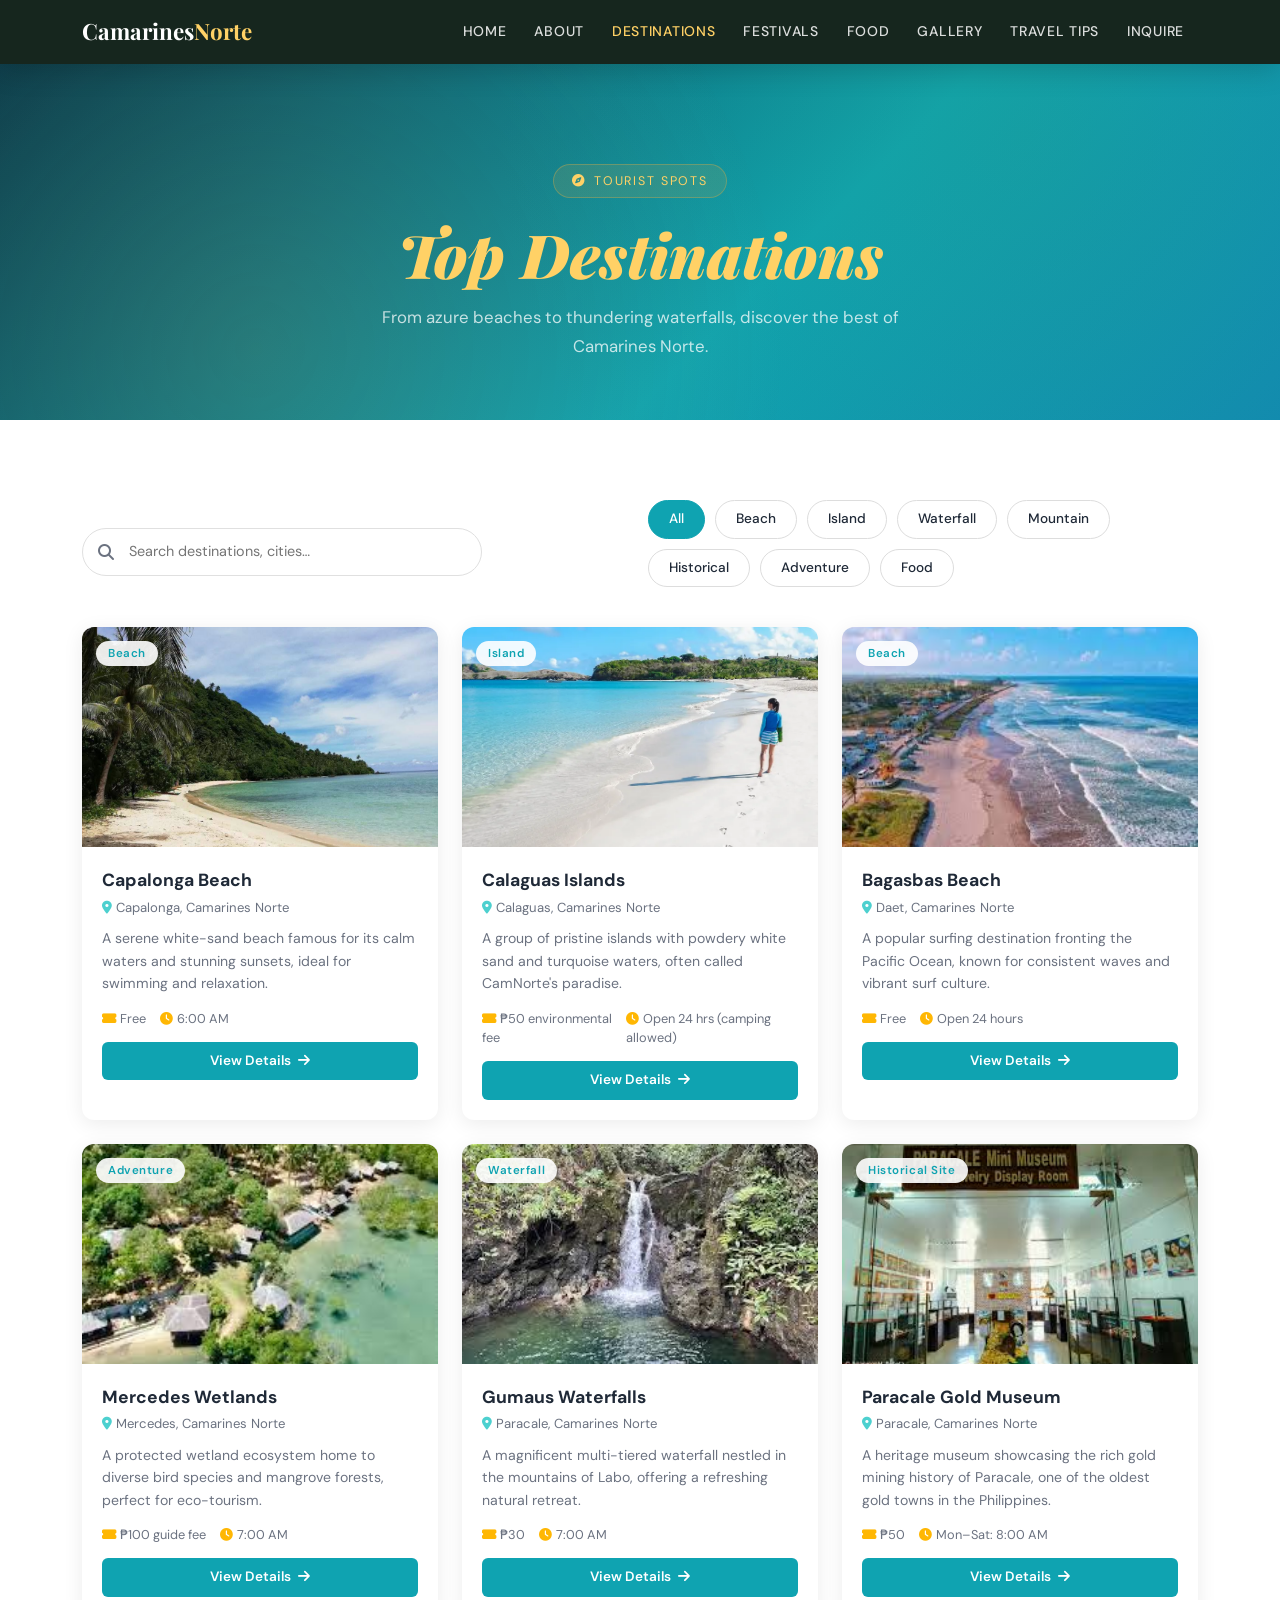
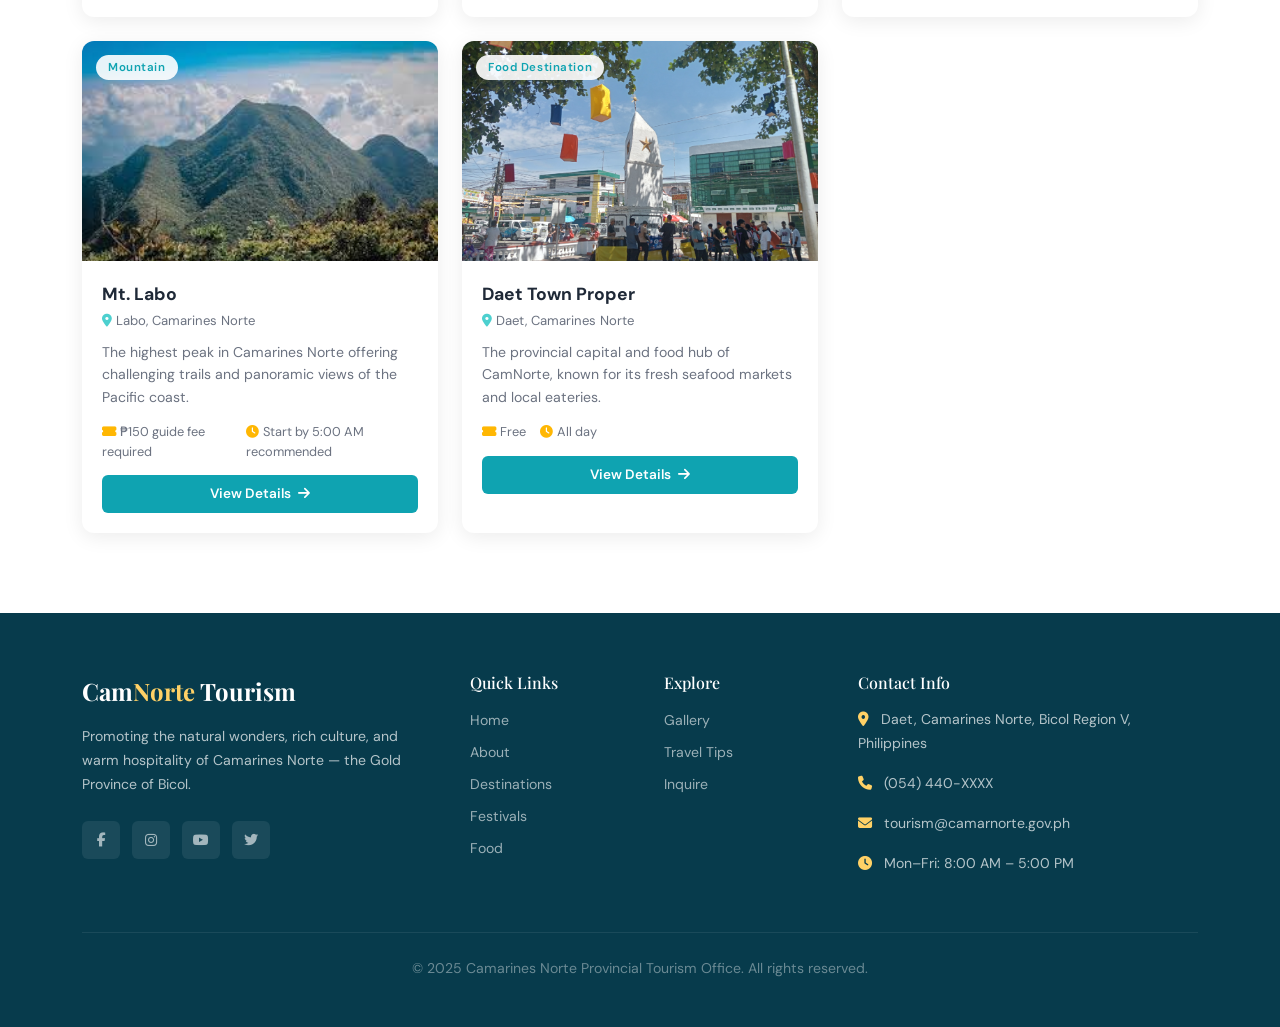
<file: destinations.html>
<!DOCTYPE html>
<html lang="en">
<head>
  <meta charset="UTF-8" />
  <meta name="viewport" content="width=device-width, initial-scale=1.0"/>
  <title>Destinations – Camarines Norte Tourism</title>
  <link rel="preconnect" href="https://fonts.googleapis.com">
  <link href="https://fonts.googleapis.com/css2?family=Playfair+Display:ital,wght@0,400;0,700;0,900;1,400&family=DM+Sans:wght@300;400;500;600&display=swap" rel="stylesheet">
  <link href="https://cdn.jsdelivr.net/npm/bootstrap@5.3.2/dist/css/bootstrap.min.css" rel="stylesheet">
  <link href="https://cdnjs.cloudflare.com/ajax/libs/font-awesome/6.5.0/css/all.min.css" rel="stylesheet">
  <link rel="stylesheet" href="style/styles.css">
</head>
<body>

<!-- NAVBAR -->
<nav id="navbar" class="navbar navbar-expand-lg inner-page">
  <div class="container">
    <a class="nav-brand navbar-brand" href="index.html">Camarines<span>Norte</span></a>
    <button class="navbar-toggler" type="button" data-bs-toggle="collapse" data-bs-target="#navMenu">
      <span class="navbar-toggler-icon"></span>
    </button>
    <div class="collapse navbar-collapse justify-content-end" id="navMenu">
      <ul class="navbar-nav">
        <li class="nav-item"><a class="nav-link" href="index.html">Home</a></li>
        <li class="nav-item"><a class="nav-link" href="about.html">About</a></li>
        <li class="nav-item"><a class="nav-link" href="destinations.html">Destinations</a></li>
        <li class="nav-item"><a class="nav-link" href="festivals.html">Festivals</a></li>
        <li class="nav-item"><a class="nav-link" href="food.html">Food</a></li>
        <li class="nav-item"><a class="nav-link" href="gallery.html">Gallery</a></li>
        <li class="nav-item"><a class="nav-link" href="tips.html">Travel Tips</a></li>
        <li class="nav-item"><a class="nav-link" href="inquiry.html">Inquire</a></li>
      </ul>
    </div>
  </div>
</nav>

<!-- PAGE HEADER -->
<div class="page-header">
  <div class="container page-header-content">
    <div class="page-badge"><i class="fas fa-compass"></i> Tourist Spots</div>
    <h1><em>Top Destinations</em></h1>
    <p>From azure beaches to thundering waterfalls, discover the best of Camarines Norte.</p>
  </div>
</div>

<!-- DESTINATIONS SECTION -->
<section class="destinations-section">
  <div class="container">
    <div class="row align-items-center mb-4 g-3">
      <div class="col-md-6">
        <div class="search-box">
          <i class="fas fa-search"></i>
          <input type="text" id="searchInput" placeholder="Search destinations, cities…" oninput="filterDestinations()">
        </div>
      </div>
      <div class="col-md-6">
        <div class="filter-bar" id="filterBar">
          <button class="filter-btn active" onclick="setFilter('All',this)">All</button>
          <button class="filter-btn" onclick="setFilter('Beach',this)">Beach</button>
          <button class="filter-btn" onclick="setFilter('Island',this)">Island</button>
          <button class="filter-btn" onclick="setFilter('Waterfall',this)">Waterfall</button>
          <button class="filter-btn" onclick="setFilter('Mountain',this)">Mountain</button>
          <button class="filter-btn" onclick="setFilter('Historical Site',this)">Historical</button>
          <button class="filter-btn" onclick="setFilter('Adventure',this)">Adventure</button>
          <button class="filter-btn" onclick="setFilter('Food Destination',this)">Food</button>
        </div>
      </div>
    </div>
    <div class="row g-4" id="destGrid"></div>
    <div id="no-results"><i class="fas fa-search fa-2x mb-3"></i><h5>No destinations found</h5><p>Try a different search or filter.</p></div>
  </div>
</section>

<!-- DESTINATION MODAL -->
<div class="modal fade" id="destModal" tabindex="-1">
  <div class="modal-dialog modal-lg modal-dialog-centered modal-dialog-scrollable">
    <div class="modal-content">
      <div class="modal-header">
        <h5 class="modal-title" id="modalTitle">Destination Name</h5>
        <button type="button" class="btn-close" data-bs-dismiss="modal"></button>
      </div>
      <div class="modal-body">
        <div class="modal-hero-icon" id="modalIcon"></div>
        <div class="row g-3 mt-2">
          <div class="col-md-6">
            <div class="modal-detail-item"><i class="fas fa-map-marker-alt"></i><span><strong>Location:</strong><br><span id="m-loc"></span></span></div>
            <div class="modal-detail-item"><i class="fas fa-tag"></i><span><strong>Category:</strong><br><span id="m-cat"></span></span></div>
            <div class="modal-detail-item"><i class="fas fa-ticket-alt"></i><span><strong>Entrance Fee:</strong><br><span id="m-fee"></span></span></div>
            <div class="modal-detail-item"><i class="fas fa-clock"></i><span><strong>Opening Hours:</strong><br><span id="m-hours"></span></span></div>
            <div class="modal-detail-item"><i class="fas fa-sun"></i><span><strong>Best Time to Visit:</strong><br><span id="m-best"></span></span></div>
          </div>
          <div class="col-md-6">
            <div class="modal-detail-item"><i class="fas fa-align-left"></i><span><strong>Description:</strong><br><span id="m-desc"></span></span></div>
            <div class="mt-3"><strong style="font-size:.9rem;">Activities:</strong><div id="m-activities" class="mt-2"></div></div>
            <div class="modal-detail-item mt-3"><i class="fas fa-lightbulb"></i><span><strong>Travel Tip:</strong><br><span id="m-tip"></span></span></div>
          </div>
        </div>
      </div>
    </div>
  </div>
</div>

<!-- FOOTER PLACEHOLDER -->
<div id="footerPlaceholder"></div>

<script src="https://cdn.jsdelivr.net/npm/bootstrap@5.3.2/dist/js/bootstrap.bundle.min.js"></script>
<script src="main.js"></script>
<script>
  highlightActiveNav();
  renderDestinations(destinations);
  renderFooter('footerPlaceholder');
</script>
</body>
</html>
</file>
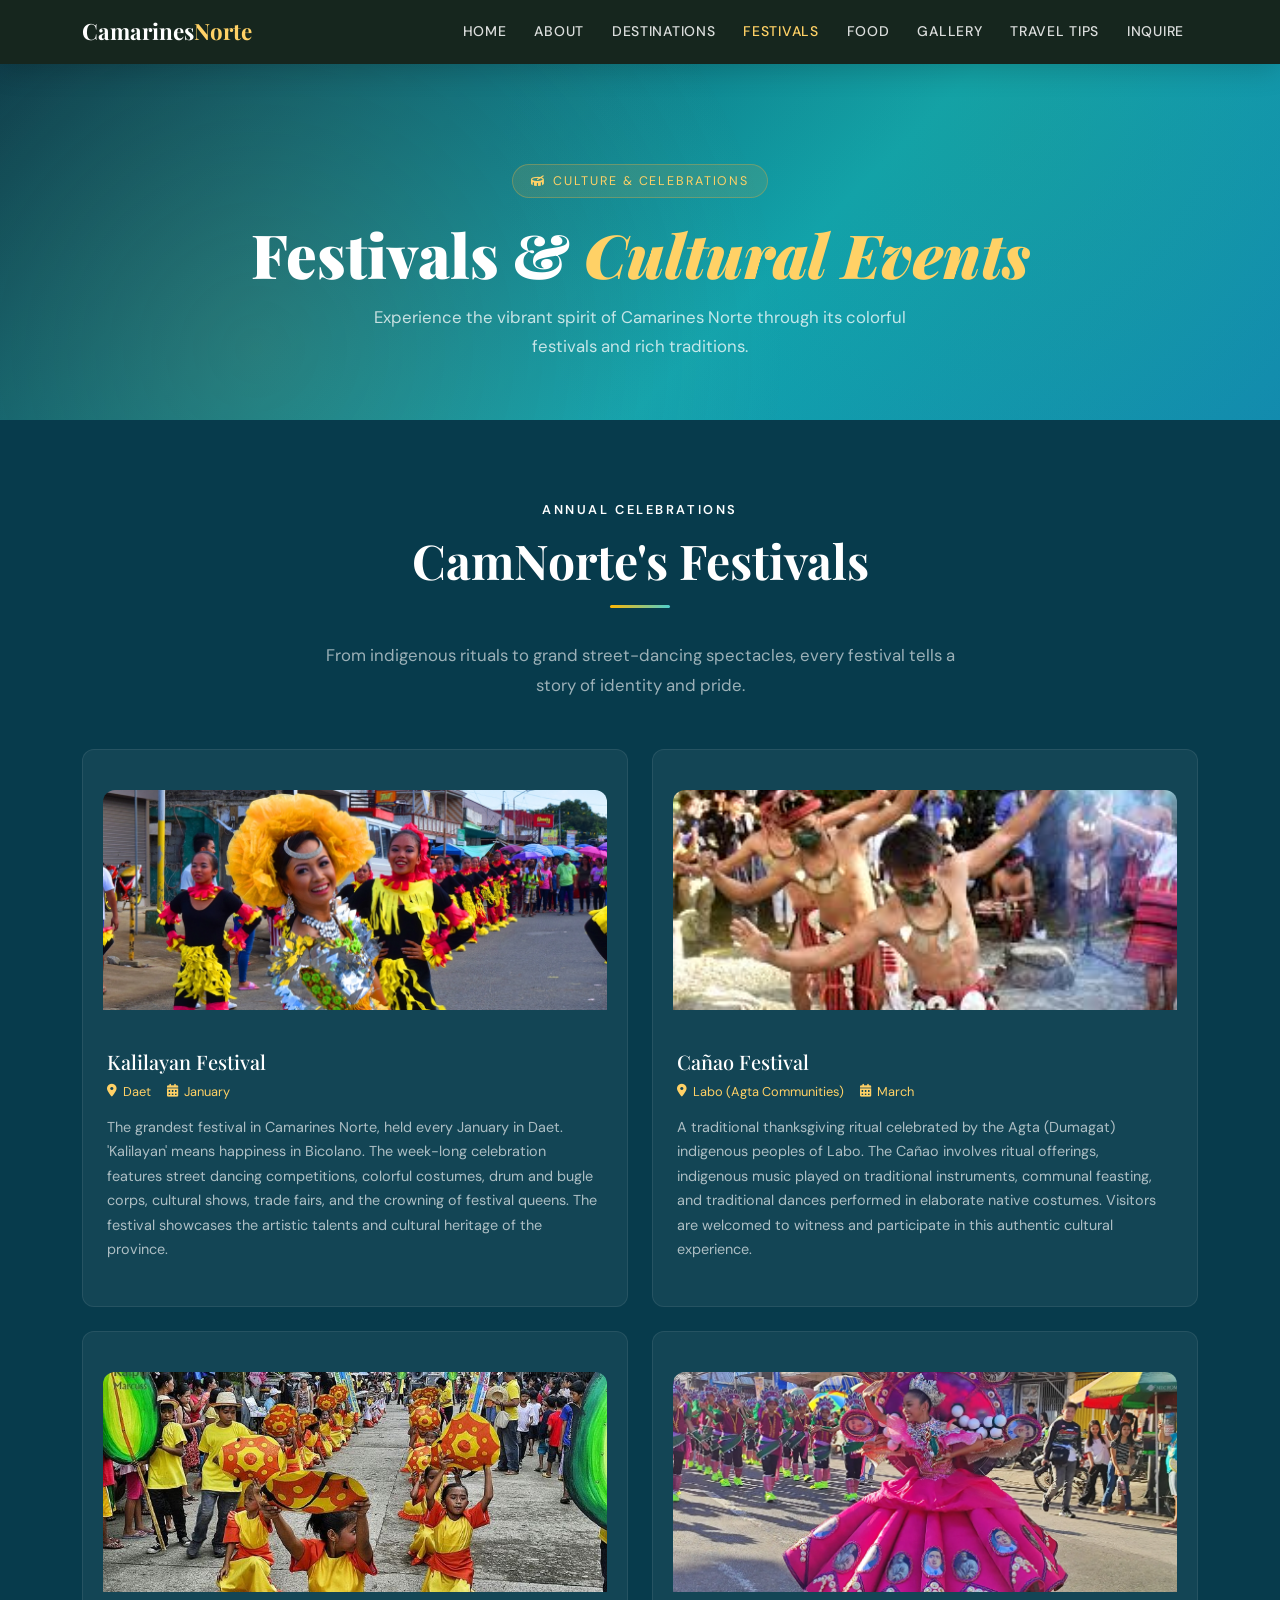
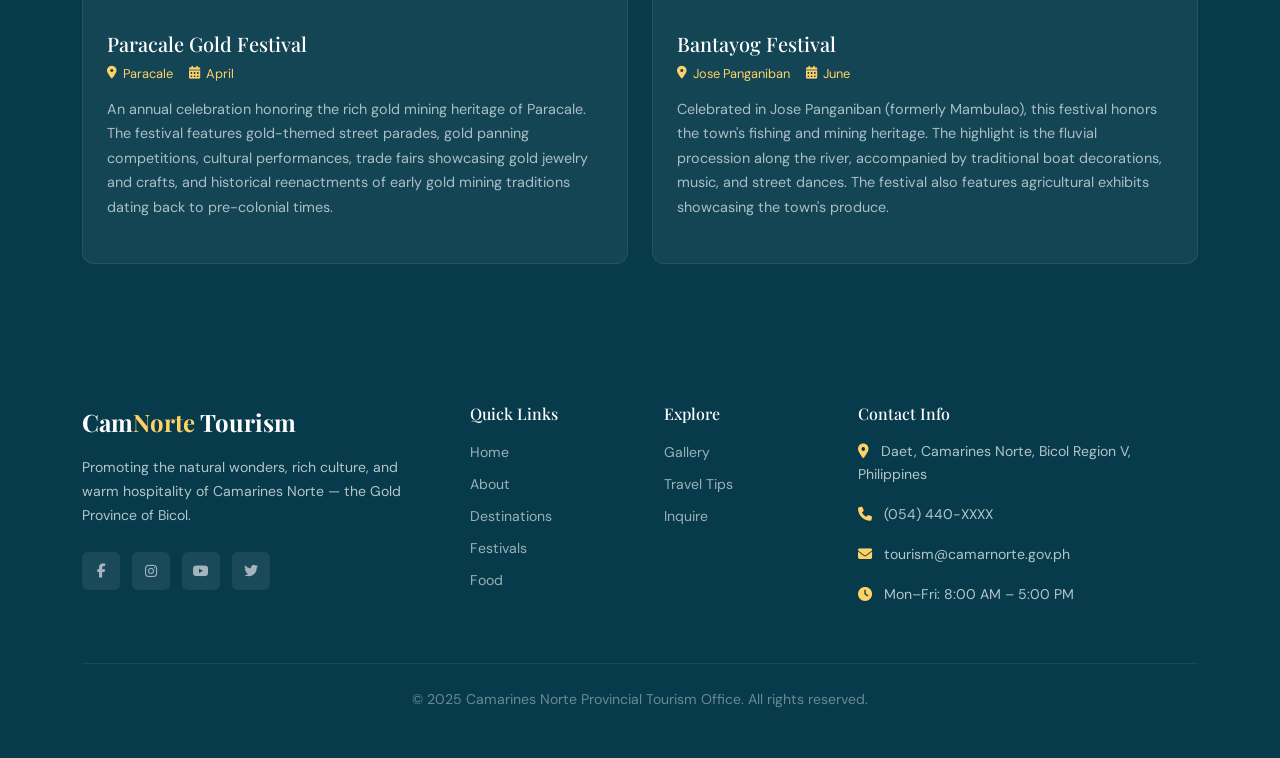
<file: festivals.html>
<!DOCTYPE html>
<html lang="en">
<head>
  <meta charset="UTF-8" />
  <meta name="viewport" content="width=device-width, initial-scale=1.0"/>
  <title>Festivals – Camarines Norte Tourism</title>
  <link rel="preconnect" href="https://fonts.googleapis.com">
  <link href="https://fonts.googleapis.com/css2?family=Playfair+Display:ital,wght@0,400;0,700;0,900;1,400&family=DM+Sans:wght@300;400;500;600&display=swap" rel="stylesheet">
  <link href="https://cdn.jsdelivr.net/npm/bootstrap@5.3.2/dist/css/bootstrap.min.css" rel="stylesheet">
  <link href="https://cdnjs.cloudflare.com/ajax/libs/font-awesome/6.5.0/css/all.min.css" rel="stylesheet">
  <link rel="stylesheet" href="style/styles.css">
</head>
<body>

<!-- NAVBAR -->
<nav id="navbar" class="navbar navbar-expand-lg inner-page">
  <div class="container">
    <a class="nav-brand navbar-brand" href="index.html">Camarines<span>Norte</span></a>
    <button class="navbar-toggler" type="button" data-bs-toggle="collapse" data-bs-target="#navMenu">
      <span class="navbar-toggler-icon"></span>
    </button>
    <div class="collapse navbar-collapse justify-content-end" id="navMenu">
      <ul class="navbar-nav">
        <li class="nav-item"><a class="nav-link" href="index.html">Home</a></li>
        <li class="nav-item"><a class="nav-link" href="about.html">About</a></li>
        <li class="nav-item"><a class="nav-link" href="destinations.html">Destinations</a></li>
        <li class="nav-item"><a class="nav-link" href="festivals.html">Festivals</a></li>
        <li class="nav-item"><a class="nav-link" href="food.html">Food</a></li>
        <li class="nav-item"><a class="nav-link" href="gallery.html">Gallery</a></li>
        <li class="nav-item"><a class="nav-link" href="tips.html">Travel Tips</a></li>
        <li class="nav-item"><a class="nav-link" href="inquiry.html">Inquire</a></li>
      </ul>
    </div>
  </div>
</nav>

<!-- PAGE HEADER -->
<div class="page-header">
  <div class="container page-header-content">
    <div class="page-badge"><i class="fas fa-drum"></i> Culture & Celebrations</div>
    <h1>Festivals & <em>Cultural Events</em></h1>
    <p>Experience the vibrant spirit of Camarines Norte through its colorful festivals and rich traditions.</p>
  </div>
</div>

<!-- FESTIVALS SECTION -->
<section class="festivals-section">
  <div class="container">
    <div class="text-center mb-5">
      <span class="section-eyebrow">Annual Celebrations</span>
      <h2 class="section-title">CamNorte's Festivals</h2>
      <div class="divider mx-auto"></div>
      <p class="section-lead mx-auto" style="color:rgba(255,255,255,0.6);">From indigenous rituals to grand street-dancing spectacles, every festival tells a story of identity and pride.</p>
    </div>
    <div class="row g-4" id="festGrid"></div>
  </div>
</section>

<!-- FOOTER PLACEHOLDER -->
<div id="footerPlaceholder"></div>

<script src="https://cdn.jsdelivr.net/npm/bootstrap@5.3.2/dist/js/bootstrap.bundle.min.js"></script>
<script src="main.js"></script>
<script>
  highlightActiveNav();
  renderFestivals();
  renderFooter('footerPlaceholder');
</script>
</body>
</html>
</file>
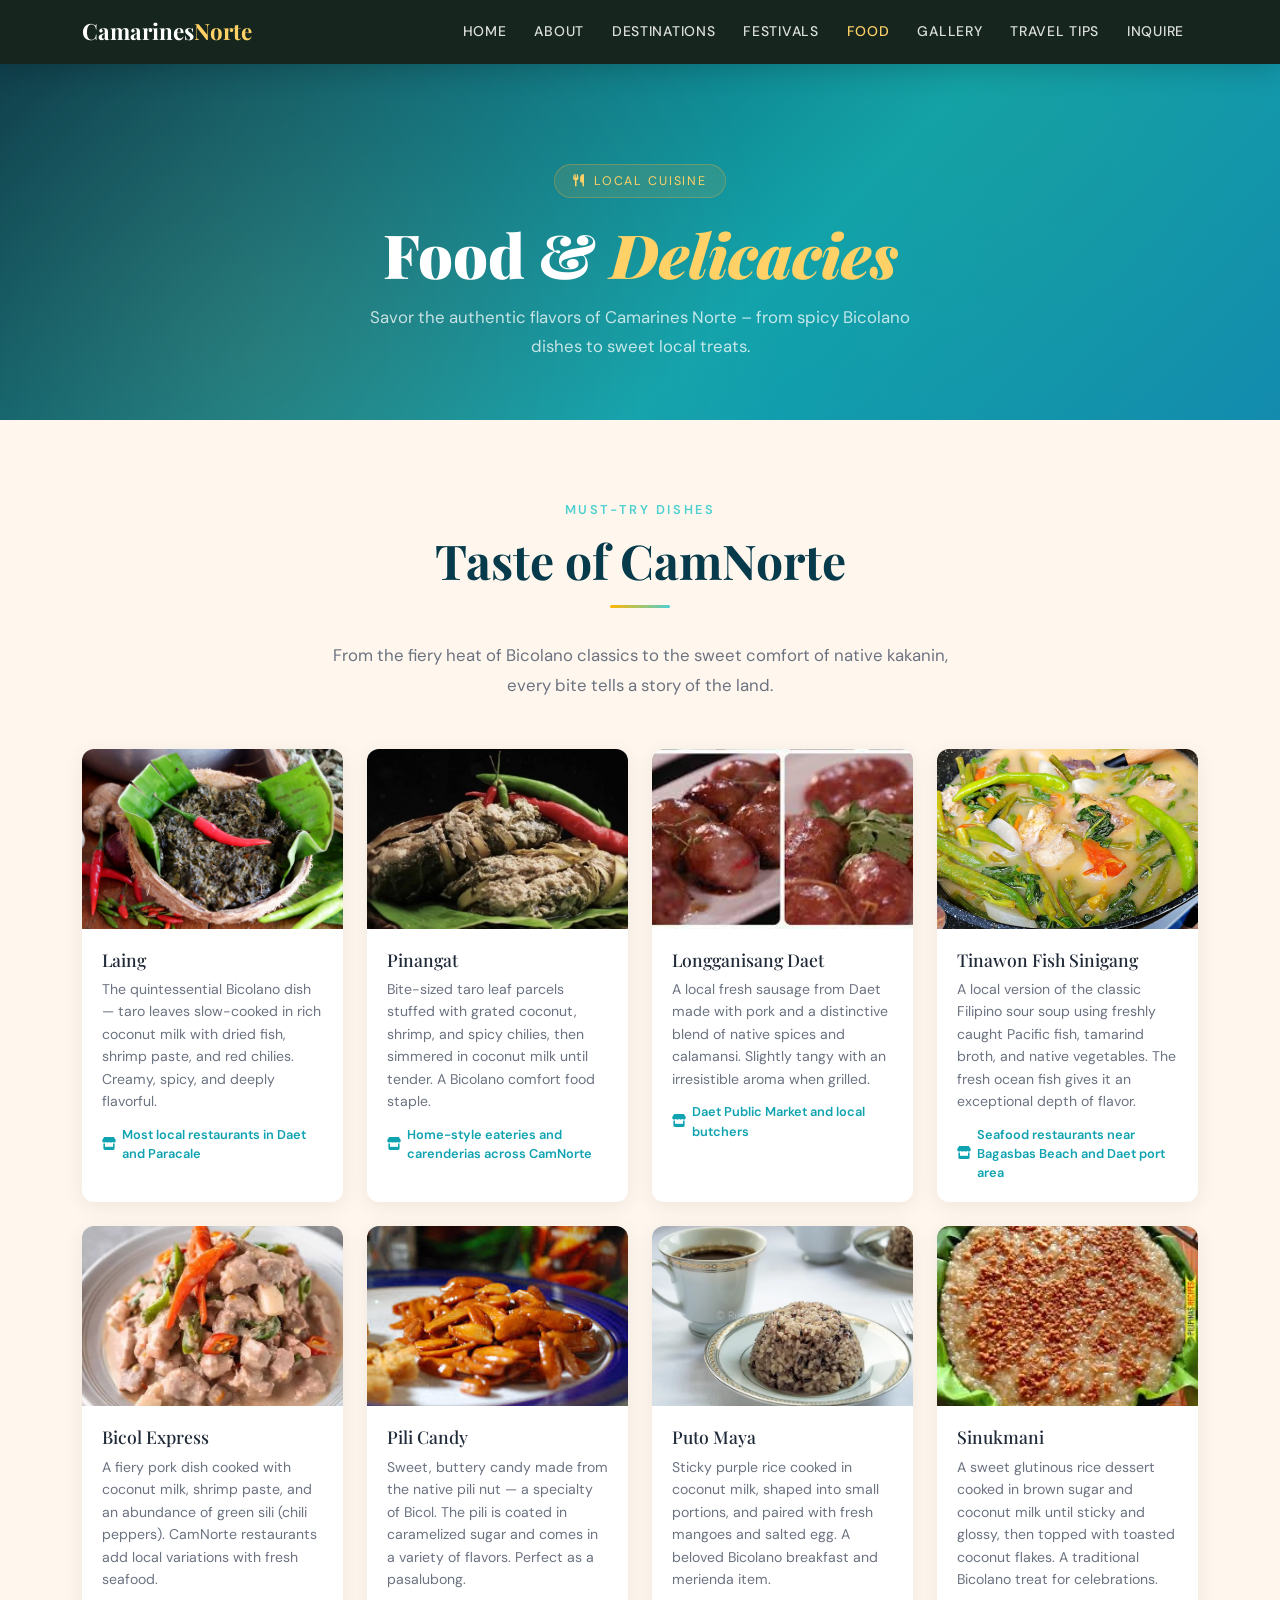
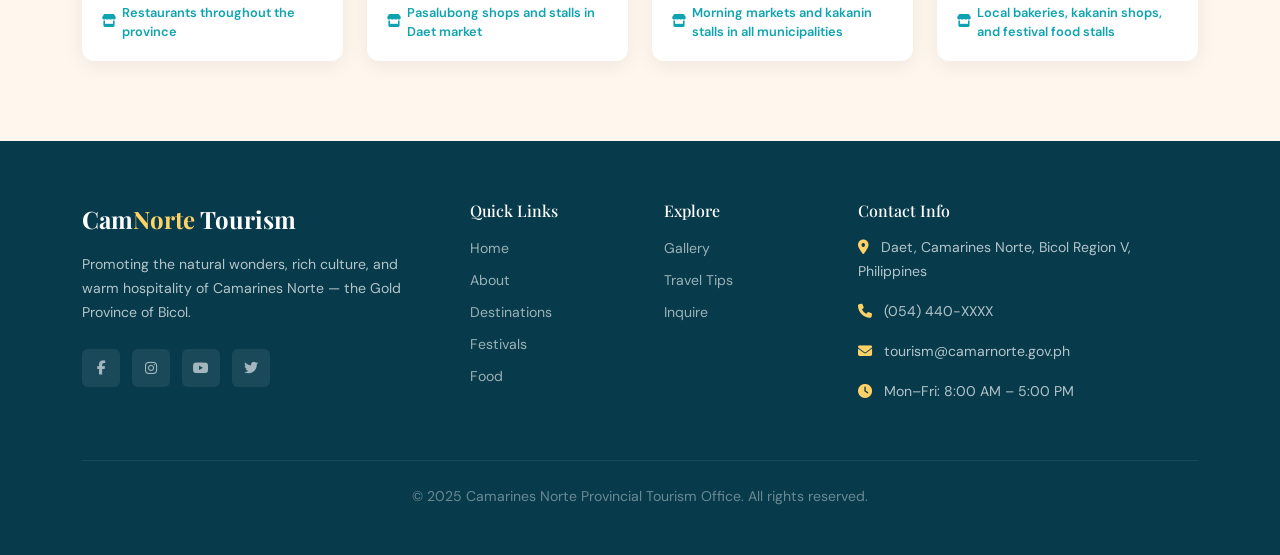
<file: food.html>
<!DOCTYPE html>
<html lang="en">
<head>
  <meta charset="UTF-8" />
  <meta name="viewport" content="width=device-width, initial-scale=1.0"/>
  <title>Food & Delicacies – Camarines Norte Tourism</title>
  <link rel="preconnect" href="https://fonts.googleapis.com">
  <link href="https://fonts.googleapis.com/css2?family=Playfair+Display:ital,wght@0,400;0,700;0,900;1,400&family=DM+Sans:wght@300;400;500;600&display=swap" rel="stylesheet">
  <link href="https://cdn.jsdelivr.net/npm/bootstrap@5.3.2/dist/css/bootstrap.min.css" rel="stylesheet">
  <link href="https://cdnjs.cloudflare.com/ajax/libs/font-awesome/6.5.0/css/all.min.css" rel="stylesheet">
  <link rel="stylesheet" href="style/styles.css">
</head>
<body>

<!-- NAVBAR -->
<nav id="navbar" class="navbar navbar-expand-lg inner-page">
  <div class="container">
    <a class="nav-brand navbar-brand" href="index.html">Camarines<span>Norte</span></a>
    <button class="navbar-toggler" type="button" data-bs-toggle="collapse" data-bs-target="#navMenu">
      <span class="navbar-toggler-icon"></span>
    </button>
    <div class="collapse navbar-collapse justify-content-end" id="navMenu">
      <ul class="navbar-nav">
        <li class="nav-item"><a class="nav-link" href="index.html">Home</a></li>
        <li class="nav-item"><a class="nav-link" href="about.html">About</a></li>
        <li class="nav-item"><a class="nav-link" href="destinations.html">Destinations</a></li>
        <li class="nav-item"><a class="nav-link" href="festivals.html">Festivals</a></li>
        <li class="nav-item"><a class="nav-link" href="food.html">Food</a></li>
        <li class="nav-item"><a class="nav-link" href="gallery.html">Gallery</a></li>
        <li class="nav-item"><a class="nav-link" href="tips.html">Travel Tips</a></li>
        <li class="nav-item"><a class="nav-link" href="inquiry.html">Inquire</a></li>
      </ul>
    </div>
  </div>
</nav>

<!-- PAGE HEADER -->
<div class="page-header">
  <div class="container page-header-content">
    <div class="page-badge"><i class="fas fa-utensils"></i> Local Cuisine</div>
    <h1>Food & <em>Delicacies</em></h1>
    <p>Savor the authentic flavors of Camarines Norte – from spicy Bicolano dishes to sweet local treats.</p>
  </div>
</div>

<!-- FOOD SECTION -->
<section class="food-section">
  <div class="container">
    <div class="text-center mb-5">
      <span class="section-eyebrow">Must-Try Dishes</span>
      <h2 class="section-title">Taste of CamNorte</h2>
      <div class="divider mx-auto"></div>
      <p class="section-lead mx-auto">From the fiery heat of Bicolano classics to the sweet comfort of native kakanin, every bite tells a story of the land.</p>
    </div>
    <div class="row g-4" id="foodGrid"></div>
  </div>
</section>

<!-- FOOTER PLACEHOLDER -->
<div id="footerPlaceholder"></div>

<script src="https://cdn.jsdelivr.net/npm/bootstrap@5.3.2/dist/js/bootstrap.bundle.min.js"></script>
<script src="main.js"></script>
<script>
  highlightActiveNav();
  renderFood();
  renderFooter('footerPlaceholder');
</script>
</body>
</html>
</file>
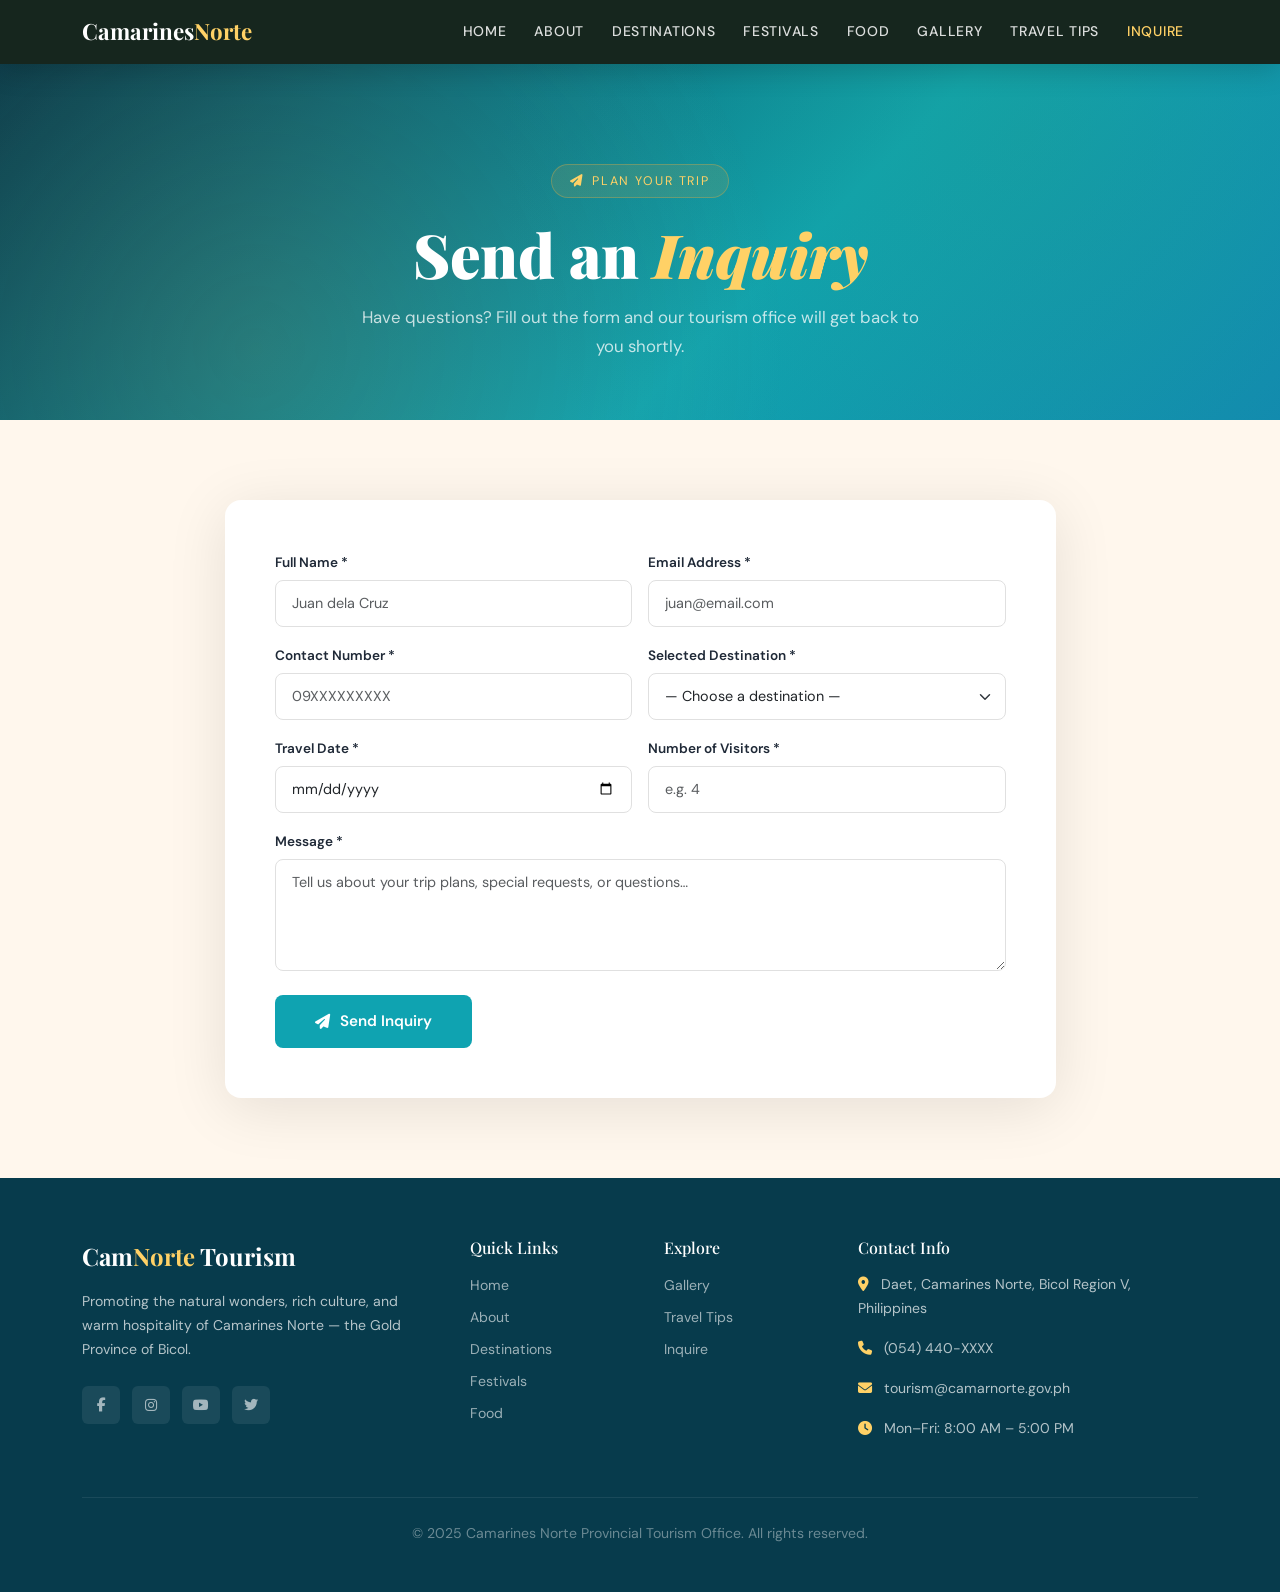
<file: inquiry.html>
<!DOCTYPE html>
<html lang="en">
<head>
  <meta charset="UTF-8" />
  <meta name="viewport" content="width=device-width, initial-scale=1.0"/>
  <title>Inquire – Camarines Norte Tourism</title>
  <link rel="preconnect" href="https://fonts.googleapis.com">
  <link href="https://fonts.googleapis.com/css2?family=Playfair+Display:ital,wght@0,400;0,700;0,900;1,400&family=DM+Sans:wght@300;400;500;600&display=swap" rel="stylesheet">
  <link href="https://cdn.jsdelivr.net/npm/bootstrap@5.3.2/dist/css/bootstrap.min.css" rel="stylesheet">
  <link href="https://cdnjs.cloudflare.com/ajax/libs/font-awesome/6.5.0/css/all.min.css" rel="stylesheet">
  <link rel="stylesheet" href="style/styles.css">
</head>
<body>

<!-- NAVBAR -->
<nav id="navbar" class="navbar navbar-expand-lg inner-page">
  <div class="container">
    <a class="nav-brand navbar-brand" href="index.html">Camarines<span>Norte</span></a>
    <button class="navbar-toggler" type="button" data-bs-toggle="collapse" data-bs-target="#navMenu">
      <span class="navbar-toggler-icon"></span>
    </button>
    <div class="collapse navbar-collapse justify-content-end" id="navMenu">
      <ul class="navbar-nav">
        <li class="nav-item"><a class="nav-link" href="index.html">Home</a></li>
        <li class="nav-item"><a class="nav-link" href="about.html">About</a></li>
        <li class="nav-item"><a class="nav-link" href="destinations.html">Destinations</a></li>
        <li class="nav-item"><a class="nav-link" href="festivals.html">Festivals</a></li>
        <li class="nav-item"><a class="nav-link" href="food.html">Food</a></li>
        <li class="nav-item"><a class="nav-link" href="gallery.html">Gallery</a></li>
        <li class="nav-item"><a class="nav-link" href="tips.html">Travel Tips</a></li>
        <li class="nav-item"><a class="nav-link" href="inquiry.html">Inquire</a></li>
      </ul>
    </div>
  </div>
</nav>

<!-- PAGE HEADER -->
<div class="page-header">
  <div class="container page-header-content">
    <div class="page-badge"><i class="fas fa-paper-plane"></i> Plan Your Trip</div>
    <h1>Send an <em>Inquiry</em></h1>
    <p>Have questions? Fill out the form and our tourism office will get back to you shortly.</p>
  </div>
</div>

<!-- INQUIRY SECTION -->
<section class="inquiry-section">
  <div class="container">
    <div class="row justify-content-center">
      <div class="col-lg-9">
        <div class="form-wrapper">
          <form id="inquiryForm" novalidate>
            <div class="row g-3">
              <div class="col-md-6">
                <label class="form-label">Full Name *</label>
                <input type="text" class="form-control" id="f-name" placeholder="Juan dela Cruz">
                <div class="invalid-feedback">Full name is required.</div>
              </div>
              <div class="col-md-6">
                <label class="form-label">Email Address *</label>
                <input type="email" class="form-control" id="f-email" placeholder="juan@email.com">
                <div class="invalid-feedback">Please enter a valid email address.</div>
              </div>
              <div class="col-md-6">
                <label class="form-label">Contact Number *</label>
                <input type="text" class="form-control" id="f-phone" placeholder="09XXXXXXXXX">
                <div class="invalid-feedback">Please enter a valid contact number (numbers only).</div>
              </div>
              <div class="col-md-6">
                <label class="form-label">Selected Destination *</label>
                <select class="form-select" id="f-dest">
                  <option value="">— Choose a destination —</option>
                </select>
                <div class="invalid-feedback">Please select a destination.</div>
              </div>
              <div class="col-md-6">
                <label class="form-label">Travel Date *</label>
                <input type="date" class="form-control" id="f-date">
                <div class="invalid-feedback">Travel date is required.</div>
              </div>
              <div class="col-md-6">
                <label class="form-label">Number of Visitors *</label>
                <input type="number" class="form-control" id="f-visitors" min="1" placeholder="e.g. 4">
                <div class="invalid-feedback">Must be at least 1 visitor.</div>
              </div>
              <div class="col-12">
                <label class="form-label">Message *</label>
                <textarea class="form-control" id="f-message" rows="4" placeholder="Tell us about your trip plans, special requests, or questions…"></textarea>
                <div class="invalid-feedback">Message is required.</div>
              </div>
              <div class="col-12 pt-2">
                <button type="submit" class="btn-submit">
                  <i class="fas fa-paper-plane"></i> Send Inquiry
                </button>
              </div>
            </div>
          </form>
        </div>
      </div>
    </div>
  </div>
</section>

<!-- TOAST -->
<div class="toast-container">
  <div class="toast-msg" id="toastMsg">
    <i class="fas fa-check-circle fa-lg"></i>
    <span>Your inquiry has been sent! We'll get back to you soon.</span>
  </div>
</div>

<!-- FOOTER PLACEHOLDER -->
<div id="footerPlaceholder"></div>

<script src="https://cdn.jsdelivr.net/npm/bootstrap@5.3.2/dist/js/bootstrap.bundle.min.js"></script>
<script src="main.js"></script>
<script>
  highlightActiveNav();
  populateDestSelect();
  initForm();
  renderFooter('footerPlaceholder');
</script>
</body>
</html>
</file>
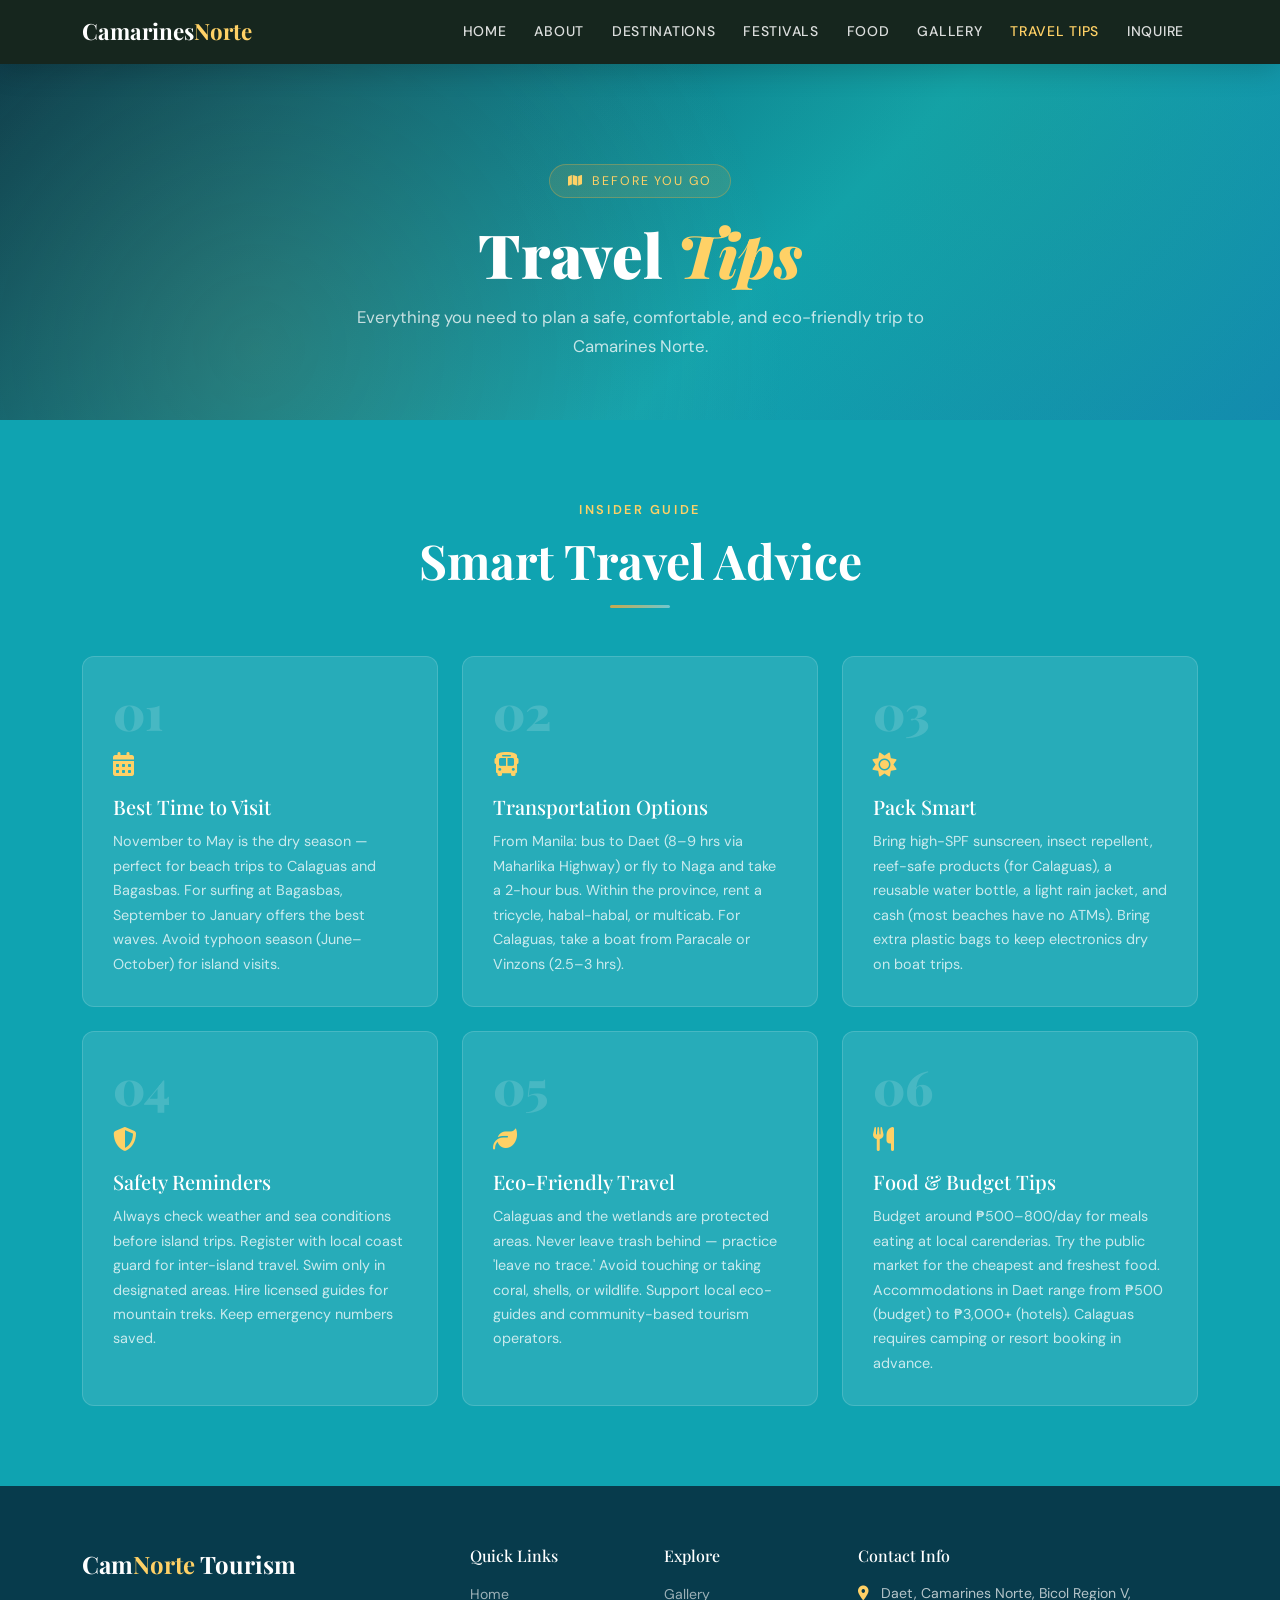
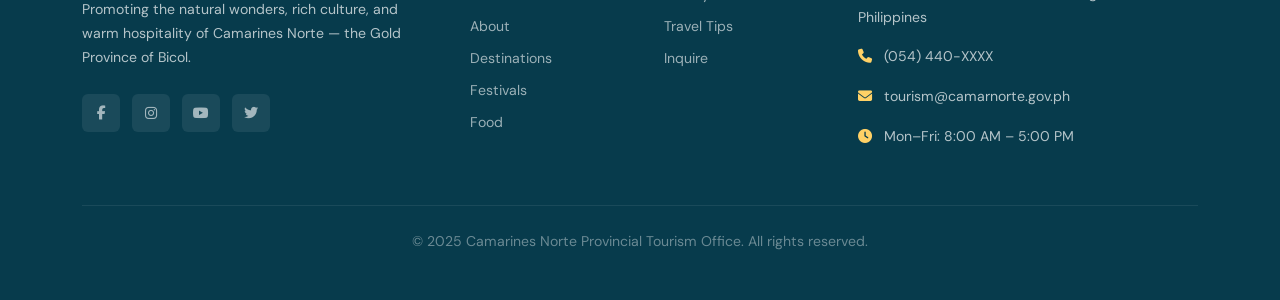
<file: tips.html>
<!DOCTYPE html>
<html lang="en">
<head>
  <meta charset="UTF-8" />
  <meta name="viewport" content="width=device-width, initial-scale=1.0"/>
  <title>Travel Tips – Camarines Norte Tourism</title>
  <link rel="preconnect" href="https://fonts.googleapis.com">
  <link href="https://fonts.googleapis.com/css2?family=Playfair+Display:ital,wght@0,400;0,700;0,900;1,400&family=DM+Sans:wght@300;400;500;600&display=swap" rel="stylesheet">
  <link href="https://cdn.jsdelivr.net/npm/bootstrap@5.3.2/dist/css/bootstrap.min.css" rel="stylesheet">
  <link href="https://cdnjs.cloudflare.com/ajax/libs/font-awesome/6.5.0/css/all.min.css" rel="stylesheet">
  <link rel="stylesheet" href="style/styles.css">
</head>
<body>

<!-- NAVBAR -->
<nav id="navbar" class="navbar navbar-expand-lg inner-page">
  <div class="container">
    <a class="nav-brand navbar-brand" href="index.html">Camarines<span>Norte</span></a>
    <button class="navbar-toggler" type="button" data-bs-toggle="collapse" data-bs-target="#navMenu">
      <span class="navbar-toggler-icon"></span>
    </button>
    <div class="collapse navbar-collapse justify-content-end" id="navMenu">
      <ul class="navbar-nav">
        <li class="nav-item"><a class="nav-link" href="index.html">Home</a></li>
        <li class="nav-item"><a class="nav-link" href="about.html">About</a></li>
        <li class="nav-item"><a class="nav-link" href="destinations.html">Destinations</a></li>
        <li class="nav-item"><a class="nav-link" href="festivals.html">Festivals</a></li>
        <li class="nav-item"><a class="nav-link" href="food.html">Food</a></li>
        <li class="nav-item"><a class="nav-link" href="gallery.html">Gallery</a></li>
        <li class="nav-item"><a class="nav-link" href="tips.html">Travel Tips</a></li>
        <li class="nav-item"><a class="nav-link" href="inquiry.html">Inquire</a></li>
      </ul>
    </div>
  </div>
</nav>

<!-- PAGE HEADER -->
<div class="page-header">
  <div class="container page-header-content">
    <div class="page-badge"><i class="fas fa-map"></i> Before You Go</div>
    <h1>Travel <em>Tips</em></h1>
    <p>Everything you need to plan a safe, comfortable, and eco-friendly trip to Camarines Norte.</p>
  </div>
</div>

<!-- TIPS SECTION -->
<section class="tips-section">
  <div class="container">
    <div class="text-center mb-5">
      <span class="section-eyebrow">Insider Guide</span>
      <h2 class="section-title">Smart Travel Advice</h2>
      <div class="divider mx-auto" style="background:linear-gradient(90deg,#c9a84c,rgba(255,255,255,0.4))"></div>
    </div>
    <div class="row g-4" id="tipsGrid"></div>
  </div>
</section>

<!-- FOOTER PLACEHOLDER -->
<div id="footerPlaceholder"></div>

<script src="https://cdn.jsdelivr.net/npm/bootstrap@5.3.2/dist/js/bootstrap.bundle.min.js"></script>
<script src="main.js"></script>
<script>
  highlightActiveNav();
  renderTips();
  renderFooter('footerPlaceholder');
</script>
</body>
</html>
</file>
<file: style/styles.css>
/* ===== CSS VARIABLES ===== */
:root {
  --emerald: #0fa3b1;
  --emerald-light: #4dd0cf;
  --gold: #ffb703;
  --gold-light: #ffd166;
  --cream: #fff7ed;
  --dark: #073b4c;
  --text: #1f2937;
  --muted: #6b7280;
  --white: #ffffff;
}

* { box-sizing: border-box; margin: 0; padding: 0; }
html { scroll-behavior: smooth; }
body {
  font-family: 'DM Sans', sans-serif;
  color: var(--text);
  background: var(--white);
  overflow-x: hidden;
}
h1,h2,h3,h4,h5 { font-family: 'Playfair Display', serif; }

/* ===== NAVBAR ===== */
#navbar {
  position: fixed; top: 0; width: 100%; z-index: 1000;
  padding: 18px 0;
  transition: all 0.4s ease;
  background: transparent;
}
#navbar.scrolled {
  background: rgba(15,31,23,0.95);
  backdrop-filter: blur(12px);
  padding: 10px 0;
  box-shadow: 0 4px 30px rgba(0,0,0,0.2);
}
/* When navbar is used on inner pages (always dark) */
#navbar.inner-page {
  background: rgba(15,31,23,0.97);
  backdrop-filter: blur(12px);
  padding: 10px 0;
  box-shadow: 0 4px 30px rgba(0,0,0,0.2);
  position: sticky;
}
.nav-brand {
  font-family: 'Playfair Display', serif;
  font-size: 1.4rem;
  font-weight: 700;
  color: var(--white) !important;
  text-decoration: none;
}
.nav-brand span { color: var(--gold-light); }
.navbar-nav .nav-link {
  color: rgba(255,255,255,0.85) !important;
  font-size: 0.875rem;
  font-weight: 500;
  letter-spacing: 0.05em;
  text-transform: uppercase;
  padding: 6px 14px !important;
  transition: color 0.3s;
}
.navbar-nav .nav-link:hover,
.navbar-nav .nav-link.active-link { color: var(--gold-light) !important; }
.navbar-toggler { border-color: rgba(255,255,255,0.3); }
.navbar-toggler-icon { filter: invert(1); }

/* ===== PAGE HEADER (inner pages) ===== */
.page-header {
  background: linear-gradient(135deg, #073b4c 0%, #0fa3b1 60%, #118ab2 100%);
  padding: 100px 0 60px;
  position: relative;
  overflow: hidden;
}
.page-header::before {
  content: '';
  position: absolute; inset: 0;
  background-image:
    radial-gradient(circle at 20% 80%, rgba(201,168,76,0.15) 0%, transparent 50%),
    radial-gradient(circle at 80% 20%, rgba(45,155,107,0.2) 0%, transparent 50%);
}
.page-header-content { position: relative; z-index: 2; text-align: center; }
.page-header h1 { color: var(--white); font-size: clamp(2.2rem,5vw,3.8rem); font-weight: 900; margin-bottom: 12px; }
.page-header h1 em { color: var(--gold-light); font-style: italic; }
.page-header p { color: rgba(255,255,255,0.75); font-size: 1.05rem; max-width: 580px; margin: 0 auto; line-height: 1.7; }
.page-badge {
  display: inline-flex; align-items: center; gap: 8px;
  background: rgba(201,168,76,0.15);
  border: 1px solid rgba(201,168,76,0.4);
  color: var(--gold-light);
  padding: 7px 18px;
  border-radius: 50px;
  font-size: 0.78rem;
  letter-spacing: 0.15em;
  text-transform: uppercase;
  margin-bottom: 20px;
}

/* ===== HERO (index only) ===== */
#home {
  min-height: 100vh;
  background: linear-gradient(135deg, #073b4c 0%, #0fa3b1 50%, #118ab2 100%);
  display: flex; align-items: center; justify-content: center;
  position: relative; overflow: hidden;
}
.hero-pattern {
  position: absolute; inset: 0;
  background-image:
    radial-gradient(circle at 20% 80%, rgba(201,168,76,0.15) 0%, transparent 50%),
    radial-gradient(circle at 80% 20%, rgba(45,155,107,0.2) 0%, transparent 50%),
    url("data:image/svg+xml,%3Csvg width='60' height='60' viewBox='0 0 60 60' xmlns='http://www.w3.org/2000/svg'%3E%3Cg fill='none' fill-rule='evenodd'%3E%3Cg fill='%23ffffff' fill-opacity='0.03'%3E%3Cpath d='M36 34v-4h-2v4h-4v2h4v4h2v-4h4v-2h-4zm0-30V0h-2v4h-4v2h4v4h2V6h4V4h-4zM6 34v-4H4v4H0v2h4v4h2v-4h4v-2H6zM6 4V0H4v4H0v2h4v4h2V6h4V4H6z'/%3E%3C/g%3E%3C/g%3E%3C/svg%3E");
}
.hero-leaves {
  position: absolute; inset: 0; pointer-events: none;
  background: url("data:image/svg+xml,%3Csvg xmlns='http://www.w3.org/2000/svg' viewBox='0 0 200 200'%3E%3Cellipse cx='100' cy='100' rx='80' ry='40' fill='none' stroke='rgba(201,168,76,0.08)' stroke-width='1'/%3E%3Cellipse cx='100' cy='100' rx='60' ry='30' fill='none' stroke='rgba(201,168,76,0.06)' stroke-width='1'/%3E%3C/svg%3E") center/300px repeat;
  animation: driftLeaves 30s linear infinite;
}
@keyframes driftLeaves { from{transform:translateY(0)} to{transform:translateY(-300px)} }
.hero-content { text-align: center; position: relative; z-index: 2; padding: 0 20px; }
.hero-badge {
  display: inline-flex; align-items: center; gap: 8px;
  background: rgba(201,168,76,0.15);
  border: 1px solid rgba(201,168,76,0.4);
  color: var(--gold-light);
  padding: 8px 20px;
  border-radius: 50px;
  font-size: 0.8rem;
  letter-spacing: 0.15em;
  text-transform: uppercase;
  margin-bottom: 28px;
  animation: fadeInDown 0.8s ease both;
}
.hero-title {
  font-size: clamp(3rem, 8vw, 7rem);
  font-weight: 900;
  color: var(--white);
  line-height: 1;
  margin-bottom: 16px;
  animation: fadeInDown 0.9s ease 0.1s both;
}
.hero-title em { color: var(--gold-light); font-style: italic; }
.hero-subtitle {
  font-size: clamp(1rem, 2vw, 1.3rem);
  color: rgba(255,255,255,0.75);
  max-width: 600px;
  margin: 0 auto 40px;
  line-height: 1.7;
  font-weight: 300;
  animation: fadeInDown 1s ease 0.2s both;
}
.hero-cta {
  display: inline-flex; align-items: center; gap: 12px;
  background: var(--gold);
  color: var(--dark);
  padding: 16px 36px;
  border-radius: 4px;
  font-weight: 600;
  font-size: 0.95rem;
  letter-spacing: 0.05em;
  text-decoration: none;
  transition: all 0.3s ease;
  animation: fadeInDown 1.1s ease 0.3s both;
}
.hero-cta:hover { background: var(--gold-light); transform: translateY(-2px); box-shadow: 0 12px 30px rgba(201,168,76,0.4); color: var(--dark); }
.hero-scroll {
  position: absolute; bottom: 40px; left: 50%; transform: translateX(-50%);
  display: flex; flex-direction: column; align-items: center; gap: 8px;
  color: rgba(255,255,255,0.5); font-size: 0.75rem; letter-spacing: 0.1em;
  text-transform: uppercase; animation: bounce 2s infinite;
}
@keyframes bounce { 0%,100%{transform:translateX(-50%) translateY(0)} 50%{transform:translateX(-50%) translateY(6px)} }
@keyframes fadeInDown { from{opacity:0;transform:translateY(-20px)} to{opacity:1;transform:translateY(0)} }

/* ===== HOMEPAGE TEASER CARDS ===== */
.teaser-section { padding: 80px 0; background: var(--cream); }
.teaser-section:nth-child(even) { background: var(--white); }
.teaser-card {
  display: flex;
  flex-direction: column;
  align-items: center;
  text-align: center;
  background: var(--white);
  border-radius: 16px;
  padding: 36px 24px;
  box-shadow: 0 4px 24px rgba(0,0,0,0.07);
  transition: transform 0.3s, box-shadow 0.3s;
  text-decoration: none;
  color: inherit;
  height: 100%;
}
.teaser-card:hover { transform: translateY(-6px); box-shadow: 0 14px 44px rgba(0,0,0,0.13); color: inherit; }
.teaser-icon { font-size: 3.5rem; margin-bottom: 18px; }
.teaser-card h4 { font-size: 1.2rem; font-weight: 700; color: var(--dark); margin-bottom: 10px; }
.teaser-card p { font-size: 0.88rem; color: var(--muted); line-height: 1.65; margin-bottom: 18px; }
.teaser-link {
  display: inline-flex; align-items: center; gap: 6px;
  font-size: 0.82rem; font-weight: 600;
  color: var(--emerald);
  text-transform: uppercase; letter-spacing: 0.07em;
  text-decoration: none;
}
.teaser-link i { transition: transform 0.2s; }
.teaser-card:hover .teaser-link i { transform: translateX(4px); }

/* ===== SECTIONS ===== */
.section-title {
  font-size: clamp(2rem, 4vw, 3rem);
  font-weight: 700;
  color: var(--dark);
  margin-bottom: 12px;
}
.section-eyebrow {
  font-size: 0.8rem;
  letter-spacing: 0.2em;
  text-transform: uppercase;
  color: var(--emerald-light);
  font-family: 'DM Sans', sans-serif;
  font-weight: 600;
  margin-bottom: 12px;
  display: block;
}
.section-lead {
  color: var(--muted);
  font-size: 1.05rem;
  line-height: 1.8;
  max-width: 640px;
}
.divider {
  width: 60px; height: 3px;
  background: linear-gradient(90deg, var(--gold), var(--emerald-light));
  margin: 16px 0 32px;
  border-radius: 2px;
}

/* ===== ABOUT ===== */
.about-section { background: var(--cream); padding: 80px 0; }
.about-stat {
  text-align: center;
  padding: 28px 20px;
  background: var(--white);
  border-radius: 8px;
  box-shadow: 0 4px 20px rgba(0,0,0,0.06);
  transition: transform 0.3s;
}
.about-stat:hover { transform: translateY(-4px); }
.about-stat-num {
  font-family: 'Playfair Display', serif;
  font-size: 2.5rem;
  font-weight: 900;
  color: var(--emerald);
  line-height: 1;
}
.about-stat-label { font-size: 0.85rem; color: var(--muted); margin-top: 6px; }
.about-info-item {
  display: flex; gap: 16px; align-items: flex-start;
  padding: 20px 0; border-bottom: 1px solid rgba(0,0,0,0.07);
}
.about-info-item:last-child { border-bottom: none; }
.about-icon {
  width: 44px; height: 44px; min-width: 44px;
  background: rgba(26,107,74,0.1);
  border-radius: 8px;
  display: flex; align-items: center; justify-content: center;
  color: var(--emerald);
}
.about-info-item h6 { font-family: 'Playfair Display', serif; margin-bottom: 4px; font-size: 1rem; }
.about-info-item p { font-size: 0.9rem; color: var(--muted); margin: 0; line-height: 1.6; }
.traditions-tag {
  display: inline-block;
  background: rgba(26,107,74,0.1);
  color: var(--emerald);
  border-radius: 4px;
  padding: 5px 14px;
  font-size: 0.82rem;
  font-weight: 500;
  margin: 4px;
}

/* ===== DESTINATIONS ===== */
.destinations-section { padding: 80px 0; background: var(--white); }
.filter-bar {
  display: flex; flex-wrap: wrap; gap: 10px;
  margin-bottom: 16px;
}
.filter-btn {
  padding: 8px 20px;
  border: 1.5px solid #ddd;
  background: transparent;
  border-radius: 50px;
  font-size: 0.85rem;
  font-weight: 500;
  cursor: pointer;
  transition: all 0.3s;
  color: var(--text);
}
.filter-btn.active, .filter-btn:hover {
  background: var(--emerald);
  border-color: var(--emerald);
  color: var(--white);
}
.search-box { position: relative; max-width: 400px; }
.search-box input {
  width: 100%;
  padding: 12px 20px 12px 46px;
  border: 1.5px solid #e0e0e0;
  border-radius: 50px;
  font-size: 0.9rem;
  outline: none;
  transition: border-color 0.3s;
  font-family: 'DM Sans', sans-serif;
}
.search-box input:focus { border-color: var(--emerald); }
.search-box i { position: absolute; left: 16px; top: 50%; transform: translateY(-50%); color: var(--muted); }
.dest-card {
  border: none;
  border-radius: 12px;
  overflow: hidden;
  box-shadow: 0 4px 20px rgba(0,0,0,0.08);
  transition: transform 0.3s, box-shadow 0.3s;
  height: 100%;
  background: var(--white);
}
.dest-card:hover { transform: translateY(-6px); box-shadow: 0 12px 40px rgba(0,0,0,0.14); }
.dest-card-img {
  width: 100%; height: 220px; object-fit: cover;
  background: linear-gradient(135deg, #0fa3b1, #4dd0cf);
  display: flex; align-items: center; justify-content: center;
  position: relative; overflow: hidden;
}
.dest-image {
  width: 100%;
  height: 100%;
  object-fit: cover;
  object-position: center;
  display: block;
}
.dest-card-img .dest-emoji { font-size: 5rem; filter: drop-shadow(0 4px 12px rgba(0,0,0,0.3)); }
.dest-badge {
  position: absolute; top: 14px; left: 14px;
  background: rgba(255,255,255,0.9);
  color: var(--emerald);
  font-size: 0.72rem; font-weight: 600;
  letter-spacing: 0.05em;
  padding: 4px 12px;
  border-radius: 50px;
}
.dest-card-body { padding: 20px; }
.dest-card-title { font-size: 1.1rem; font-weight: 700; margin-bottom: 4px; }
.dest-card-loc { font-size: 0.82rem; color: var(--muted); margin-bottom: 10px; }
.dest-card-loc i { color: var(--emerald-light); margin-right: 4px; }
.dest-card-desc { font-size: 0.88rem; color: var(--muted); line-height: 1.6; margin-bottom: 14px; }
.dest-meta { display: flex; gap: 14px; font-size: 0.8rem; color: var(--muted); margin-bottom: 14px; }
.dest-meta i { color: var(--gold); margin-right: 4px; }
.btn-view {
  background: var(--emerald);
  color: var(--white);
  border: none;
  padding: 9px 20px;
  border-radius: 6px;
  font-size: 0.85rem;
  font-weight: 600;
  cursor: pointer;
  transition: all 0.3s;
  width: 100%;
}
.btn-view:hover { background: var(--emerald-light); }
#no-results { display: none; text-align: center; padding: 60px 20px; color: var(--muted); }

/* ===== FESTIVALS ===== */
.festivals-section { padding: 80px 0; background: var(--dark); }
.festivals-section .section-title,
.festivals-section .section-eyebrow { color: var(--white); }
.festivals-section .divider { background: linear-gradient(90deg, var(--gold), var(--emerald-light)); }
.fest-card {
  background: rgba(255,255,255,0.05);
  border: 1px solid rgba(255,255,255,0.08);
  border-radius: 12px;
  overflow: hidden;
  transition: all 0.3s;
}
.fest-icon img {
  width: 100%;
  height: 220px;
  object-fit: cover;
  border-top-left-radius: 12px;
  border-top-right-radius: 12px;
  display: block;
}
.fest-card:hover { background: rgba(255,255,255,0.1); transform: translateY(-4px); }
.fest-icon { font-size: 4rem; padding: 40px 20px 20px; text-align: center; display: block; }
.fest-card-body { padding: 20px 24px 28px; }
.fest-card-body h4 { color: var(--white); font-size: 1.25rem; margin-bottom: 8px; }
.fest-meta { display: flex; gap: 16px; margin-bottom: 14px; flex-wrap: wrap; }
.fest-meta span {
  font-size: 0.8rem;
  color: var(--gold-light);
  display: flex; align-items: center; gap: 6px;
}
.fest-card-body p { font-size: 0.9rem; color: rgba(255,255,255,0.65); line-height: 1.7; }

/* ===== FOOD ===== */
.food-section { padding: 80px 0; background: var(--cream); }
.food-card {
  background: var(--white);
  border-radius: 12px;
  overflow: hidden;
  box-shadow: 0 4px 20px rgba(0,0,0,0.07);
  transition: transform 0.3s;
  height: 100%;
}
.food-emoji-box img {
  width: 100%;
  height: 100%;
  object-fit: cover;
  display: block;
}
.food-card:hover { transform: translateY(-4px); }
.food-emoji-box {
  height: 180px;
  display: flex; align-items: center; justify-content: center;
  font-size: 5rem;
  background: linear-gradient(135deg, #dff6f5, #fff1cc);
}
.food-card-body { padding: 20px; }
.food-card-body h5 { font-size: 1.1rem; margin-bottom: 8px; }
.food-card-body p { font-size: 0.88rem; color: var(--muted); line-height: 1.6; margin-bottom: 12px; }
.food-where {
  font-size: 0.8rem;
  color: var(--emerald);
  font-weight: 600;
  display: flex; align-items: center; gap: 6px;
}

/* ===== GALLERY ===== */
.gallery-section { padding: 80px 0; background: var(--white); }
.gallery-grid {
  display: grid;
  grid-template-columns: repeat(auto-fill, minmax(200px, 1fr));
  gap: 12px;
}
.gallery-thumb img {
  width: 100%;
  height: 100%;
  object-fit: cover;
}
.gallery-item {
  aspect-ratio: 1;
  border-radius: 8px;
  overflow: hidden;
  cursor: pointer;
  position: relative;
  transition: transform 0.3s;
}
.gallery-item:hover { transform: scale(1.03); z-index: 1; }
.gallery-item .gallery-thumb {
  width: 100%; height: 100%;
  display: flex; align-items: center; justify-content: center;
  font-size: 3rem;
  position: relative;
}
.gallery-item .gallery-overlay {
  position: absolute; inset: 0;
  background: rgba(0,0,0,0.4);
  display: flex; align-items: center; justify-content: center;
  opacity: 0; transition: opacity 0.3s;
}
.gallery-item:hover .gallery-overlay { opacity: 1; }
.gallery-overlay i { color: white; font-size: 1.5rem; }

/* ===== TRAVEL TIPS ===== */
.tips-section { padding: 80px 0; background: var(--emerald); }
.tips-section .section-title { color: var(--white); }
.tips-section .section-eyebrow { color: var(--gold-light); }
.tips-section .divider { background: linear-gradient(90deg, var(--gold-light), rgba(255,255,255,0.4)); }
.tip-card {
  background: rgba(255,255,255,0.1);
  border: 1px solid rgba(255,255,255,0.15);
  border-radius: 12px;
  padding: 30px;
  height: 100%;
  transition: background 0.3s;
}
.tip-card:hover { background: rgba(255,255,255,0.15); }
.tip-num {
  font-family: 'Playfair Display', serif;
  font-size: 3rem;
  font-weight: 900;
  color: rgba(255,255,255,0.15);
  line-height: 1;
  margin-bottom: 12px;
}
.tip-icon { color: var(--gold-light); font-size: 1.5rem; margin-bottom: 12px; }
.tip-card h5 { color: var(--white); margin-bottom: 10px; }
.tip-card p { color: rgba(255,255,255,0.75); font-size: 0.9rem; line-height: 1.7; margin: 0; }

/* ===== INQUIRY FORM ===== */
.inquiry-section { padding: 80px 0; background: var(--cream); }
.form-wrapper {
  background: var(--white);
  border-radius: 16px;
  padding: 50px;
  box-shadow: 0 10px 60px rgba(0,0,0,0.1);
}
.form-control, .form-select {
  border: 1.5px solid #e0e0e0;
  border-radius: 8px;
  padding: 12px 16px;
  font-size: 0.9rem;
  font-family: 'DM Sans', sans-serif;
  transition: border-color 0.3s;
}
.form-control:focus, .form-select:focus {
  border-color: var(--emerald);
  box-shadow: 0 0 0 3px rgba(26,107,74,0.1);
  outline: none;
}
.form-label { font-size: 0.85rem; font-weight: 600; color: var(--text); margin-bottom: 6px; }
.form-control.is-invalid { border-color: #dc3545; }
.invalid-feedback { font-size: 0.8rem; }
.btn-submit {
  background: var(--emerald);
  color: var(--white);
  border: none;
  padding: 15px 40px;
  border-radius: 8px;
  font-size: 0.95rem;
  font-weight: 600;
  cursor: pointer;
  transition: all 0.3s;
  display: flex; align-items: center; gap: 10px;
  font-family: 'DM Sans', sans-serif;
}
.btn-submit:hover { background: var(--emerald-light); transform: translateY(-2px); }

footer {
  background: var(--dark);
  color: rgba(255,255,255,0.7);
  padding: 60px 0 30px;
}
footer h5 { color: var(--white); margin-bottom: 16px; font-size: 1rem; }
footer p { font-size: 0.88rem; line-height: 1.7; }
footer a { color: rgba(255,255,255,0.6); text-decoration: none; font-size: 0.88rem; transition: color 0.3s; }
footer a:hover { color: var(--gold-light); }
.footer-brand {
  font-family: 'Playfair Display', serif;
  font-size: 1.5rem;
  font-weight: 700;
  color: var(--white);
}
.footer-brand span { color: var(--gold-light); }
.footer-social a {
  display: inline-flex; align-items: center; justify-content: center;
  width: 38px; height: 38px;
  background: rgba(255,255,255,0.08);
  border-radius: 6px;
  margin-right: 8px;
  transition: all 0.3s;
}
.footer-social a:hover { background: var(--emerald); color: var(--white); }
.footer-bottom {
  border-top: 1px solid rgba(255,255,255,0.08);
  margin-top: 40px; padding-top: 24px;
  font-size: 0.82rem; color: rgba(255,255,255,0.4);
}

.modal-content { border: none; border-radius: 16px; overflow: hidden; }
.modal-header { background: var(--emerald); color: var(--white); padding: 24px 30px; }
.modal-header .btn-close { filter: invert(1); }
.modal-title { font-family: 'Playfair Display', serif; font-size: 1.4rem; }
.modal-body { padding: 30px; }
.modal-detail-item { display: flex; gap: 12px; align-items: flex-start; margin-bottom: 14px; }
.modal-detail-item i { color: var(--emerald); font-size: 1rem; margin-top: 2px; min-width: 18px; }
.modal-detail-item span { font-size: 0.9rem; color: var(--muted); line-height: 1.5; }
.modal-detail-item strong { color: var(--text); }
.modal-hero-icon { font-size: 6rem; text-align: center; padding: 30px;   background: linear-gradient(135deg, #dff6f5, #fff1cc);
 }
.activity-tag {
  display: inline-block;
  background: rgba(26,107,74,0.1);
  color: var(--emerald);
  padding: 4px 12px;
  border-radius: 50px;
  font-size: 0.8rem;
  font-weight: 500;
  margin: 3px;
}

#lightbox {
  display: none; position: fixed; inset: 0;
  background: rgba(0,0,0,0.93);
  z-index: 9999;
  align-items: center; justify-content: center;
  flex-direction: column;
  padding: 20px;
}
#lightbox.active { display: flex; }
#lightbox-content {
  max-width: 700px;
  width: 100%;
  background: var(--dark);
  border-radius: 12px;
  overflow: visible;
  position: relative;
}
.lightbox-img-area {
  min-height: 400px;
  display: flex; align-items: center; justify-content: center;
  font-size: 8rem;
  background: linear-gradient(135deg, #073b4c, #118ab2);
}
.lightbox-caption {
  padding: 16px 24px;
  color: rgba(255,255,255,0.8);
  font-size: 0.9rem;
}
.lightbox-nav {
  position: absolute; top: 50%; transform: translateY(-50%);
  background: rgba(255,255,255,0.15);
  border: none; color: white;
  width: 48px; height: 48px;
  border-radius: 50%;
  font-size: 1.1rem;
  cursor: pointer;
  transition: background 0.3s;
  display: flex; align-items: center; justify-content: center;
}
.lightbox-nav:hover { background: rgba(255,255,255,0.3); }
#lb-prev { left: -60px; }
#lb-next { right: -60px; }
#lb-close {
  position: absolute; top: -50px; right: 0;
  background: none; border: none; color: white; font-size: 1.8rem; cursor: pointer;
}
#lb-prev,
#lb-next {
  z-index: 10000;
}
.toast-container { position: fixed; bottom: 30px; right: 30px; z-index: 9999; }
.toast-msg {
  background: var(--emerald);
  color: white;
  padding: 16px 24px;
  border-radius: 10px;
  display: flex; align-items: center; gap: 12px;
  box-shadow: 0 8px 30px rgba(0,0,0,0.2);
  transform: translateY(100px); opacity: 0;
  transition: all 0.4s ease;
  font-size: 0.9rem;
}
.toast-msg.show { transform: translateY(0); opacity: 1; }

@media (max-width: 768px) {

  html,
  body {
    overflow-x: hidden;
    width: 100%;
  }

  /* HERO */
  .hero-title {
    font-size: 3rem;
    line-height: 1.1;
  }

  .hero-subtitle {
    font-size: 1rem;
    padding: 0 10px;
  }

  .hero-content {
    padding: 0 20px;
  }

  .hero-cta {
    width: 100%;
    justify-content: center;
  }

  /* NAVBAR */
  .navbar-collapse {
    background: rgba(15,31,23,0.97);
    padding: 20px;
    border-radius: 12px;
    margin-top: 10px;
  }

  .navbar-nav .nav-link {
    padding: 10px 0 !important;
  }

  /* SECTIONS */
  .section-title {
    font-size: 2rem;
  }

  .section-lead {
    padding: 0 12px;
  }

  /* CARDS */
  .teaser-card,
  .tip-card,
  .food-card,
  .dest-card,
  .fest-card {
    width: 100%;
  }

  /* GALLERY */
  .gallery-grid {
    grid-template-columns: repeat(2, 1fr);
    gap: 10px;
  }

  /* LIGHTBOX */
  #lightbox-content {
    width: 100%;
    max-width: 100%;
  }

  .lightbox-img-area {
    min-height: 250px;
  }

  .lightbox-nav {
    width: 42px;
    height: 42px;
  }

  #lb-prev {
    left: 10px;
  }

  #lb-next {
    right: 10px;
  }

  /* FORM */
  .form-wrapper {
    padding: 28px 20px;
  }

  /* FIX BOOTSTRAP OVERFLOW */
  .row {
    margin-left: 0;
    margin-right: 0;
  }

  .container {
    padding-left: 16px;
    padding-right: 16px;
  }
}
</file>
